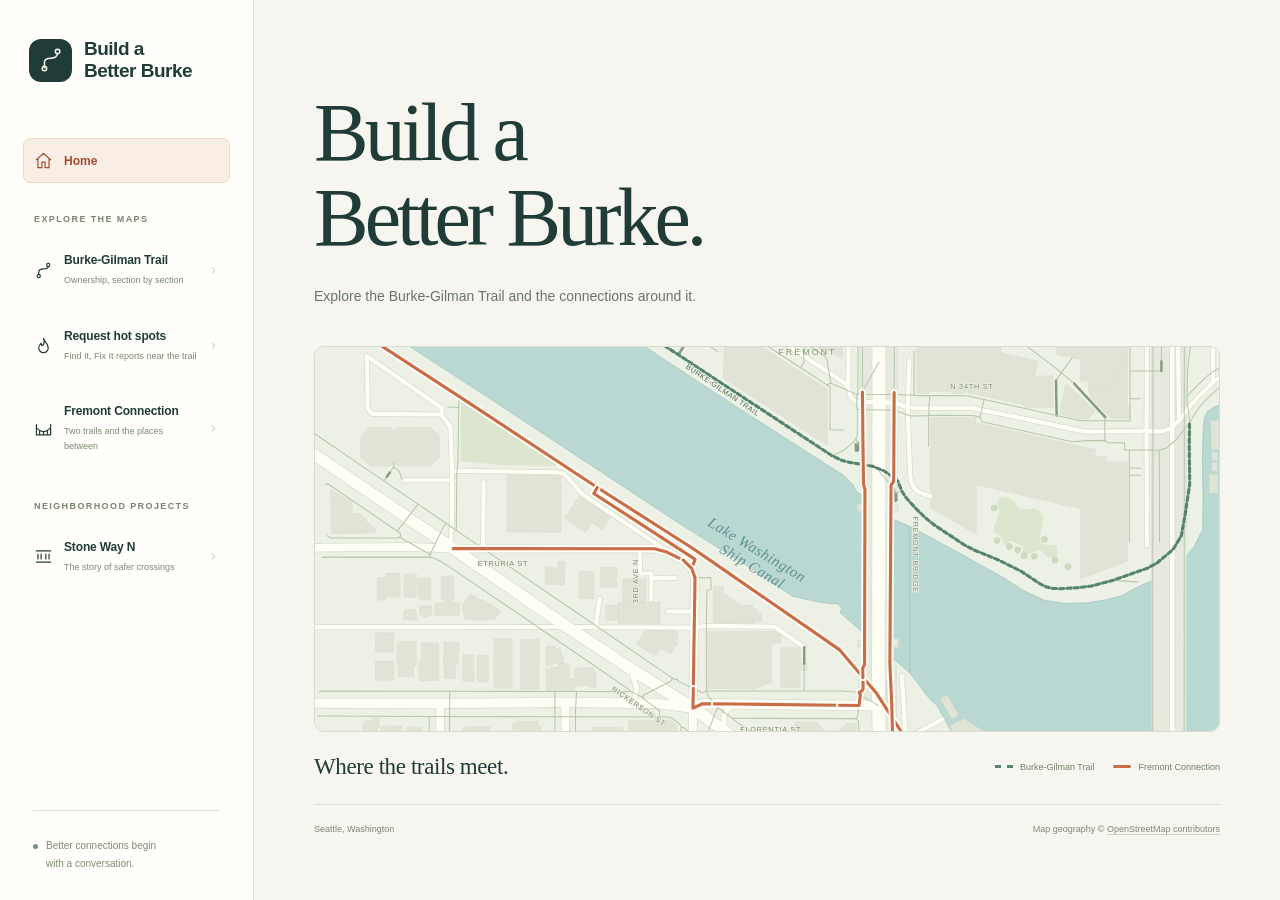
<file: index.html>
<!doctype html>
<html lang="en">
<head>
  <meta charset="utf-8">
  <meta name="viewport" content="width=device-width, initial-scale=1">
  <meta name="theme-color" content="#f6f5ef">
  <meta name="description" content="Build a Better Burke. Explore our trail maps and the story of safer crossings on Stone Way N.">
  <link rel="icon" href="data:image/svg+xml,%3Csvg xmlns='http://www.w3.org/2000/svg' viewBox='0 0 32 32'%3E%3Crect width='32' height='32' rx='8' fill='%23203c37'/%3E%3Cpath d='M9 24V18Q9 14 16 14T23 9' stroke='%23f6f5ef' fill='none' stroke-width='2'/%3E%3Ccircle cx='9' cy='24' r='2' fill='%23f6f5ef'/%3E%3Ccircle cx='23' cy='8' r='2' fill='%23f6f5ef'/%3E%3C/svg%3E">
  <link rel="stylesheet" href="./assets/site.css">
  <title>Build a Better Burke</title>
</head>
<body class="bbb-home">
  <a class="bbb-skip-link" href="#main-content">Skip to content</a>
  <div class="bbb-home-layout">
    <aside class="bbb-sidebar">
      <a class="bbb-brand" href="./index.html" aria-label="Build a Better Burke home">
        <span class="bbb-brand-mark" aria-hidden="true"><svg viewBox="0 0 32 32"><path d="M9 25v-7q0-4 7-4t7-6"/><circle cx="9" cy="25" r="2.4"/><circle cx="23" cy="7" r="2.4"/></svg></span>
        <span>Build a<br> Better Burke</span>
      </a>
      <nav class="bbb-home-nav" aria-label="Main navigation">
        <a class="bbb-nav-link bbb-home-link" href="./index.html" aria-current="page"><svg class="bbb-icon" viewBox="0 0 24 24" aria-hidden="true"><path d="M3 11l9-8 9 8M5 10v11h5v-7h4v7h5V10"/></svg><span>Home</span></a>
        <p class="bbb-nav-heading">EXPLORE THE MAPS</p>
        <a class="bbb-nav-link" href="./burke-gilman/index.html"><svg class="bbb-icon" viewBox="0 0 24 24" aria-hidden="true"><circle cx="6" cy="19" r="2"/><circle cx="18" cy="5" r="2"/><path d="M6 17v-3q0-4 6-4t6-3"/></svg><span><strong>Burke-Gilman Trail</strong><small>Ownership, section by section</small></span><svg class="bbb-icon bbb-nav-arrow" viewBox="0 0 24 24" aria-hidden="true"><path d="M9 6l6 6-6 6"/></svg></a>
        <a class="bbb-nav-link" href="./burke-gilman/hotspots.html"><svg class="bbb-icon" viewBox="0 0 24 24" aria-hidden="true"><path d="M12 3c1 5 6 6 6 12a6 6 0 0 1-12 0c0-3 2-5 3-6 0 3 2 3 2 3s3-3 1-9Z"/></svg><span><strong>Request hot spots</strong><small>Find It, Fix It reports near the trail</small></span><svg class="bbb-icon bbb-nav-arrow" viewBox="0 0 24 24" aria-hidden="true"><path d="M9 6l6 6-6 6"/></svg></a>
        <a class="bbb-nav-link" href="./fremont-connection/index.html"><svg class="bbb-icon" viewBox="0 0 24 24" aria-hidden="true"><path d="M3 20V7m18 13V7M3 11q9 10 18 0M3 20h18M7 19v-4m5 5v-3m5 2v-4"/></svg><span><strong>Fremont Connection</strong><small>Two trails and the places between</small></span><svg class="bbb-icon bbb-nav-arrow" viewBox="0 0 24 24" aria-hidden="true"><path d="M9 6l6 6-6 6"/></svg></a>
        <p class="bbb-nav-heading">NEIGHBORHOOD PROJECTS</p>
        <a class="bbb-nav-link" href="./stone-way/index.html"><svg class="bbb-icon" viewBox="0 0 24 24" aria-hidden="true"><path d="M3 5h18M3 19h18M5 9v6m4-6v6m6-6v6m4-6v6"/></svg><span><strong>Stone Way N</strong><small>The story of safer crossings</small></span><svg class="bbb-icon bbb-nav-arrow" viewBox="0 0 24 24" aria-hidden="true"><path d="M9 6l6 6-6 6"/></svg></a>
      </nav>
      <div class="bbb-sidebar-footer"><span class="bbb-status-dot"></span><p>Better connections begin<br>with a conversation.</p></div>
    </aside>
    <main class="bbb-home-main" id="main-content">
      <header class="bbb-home-intro">
        <h1>Build a<br>Better Burke.</h1>
        <p>Explore the Burke-Gilman Trail<br class="bbb-mobile-break"> and the connections around it.</p>
      </header>
      <figure class="bbb-trail-visual">
        <div class="bbb-map-art"><img src="./assets/fremont-trails.svg" alt="Map of the Fremont Bridge and Ship Canal, with the Burke-Gilman Trail along the north shore and the Fremont Connection route in orange." width="1740" height="920" fetchpriority="high"></div>
        <figcaption><span class="bbb-visual-title">Where the trails meet.</span><span class="bbb-visual-legend"><span><i class="bbb-trail-swatch"></i>Burke-Gilman Trail</span><span><i class="bbb-connection-swatch"></i>Fremont Connection</span></span></figcaption>
      </figure>
      <footer class="bbb-home-footer"><span>Seattle, Washington</span><span>Map geography © <a href="https://www.openstreetmap.org/copyright" target="_blank" rel="noopener noreferrer">OpenStreetMap contributors</a></span></footer>
    </main>
  </div>
</body>
</html>
</file>
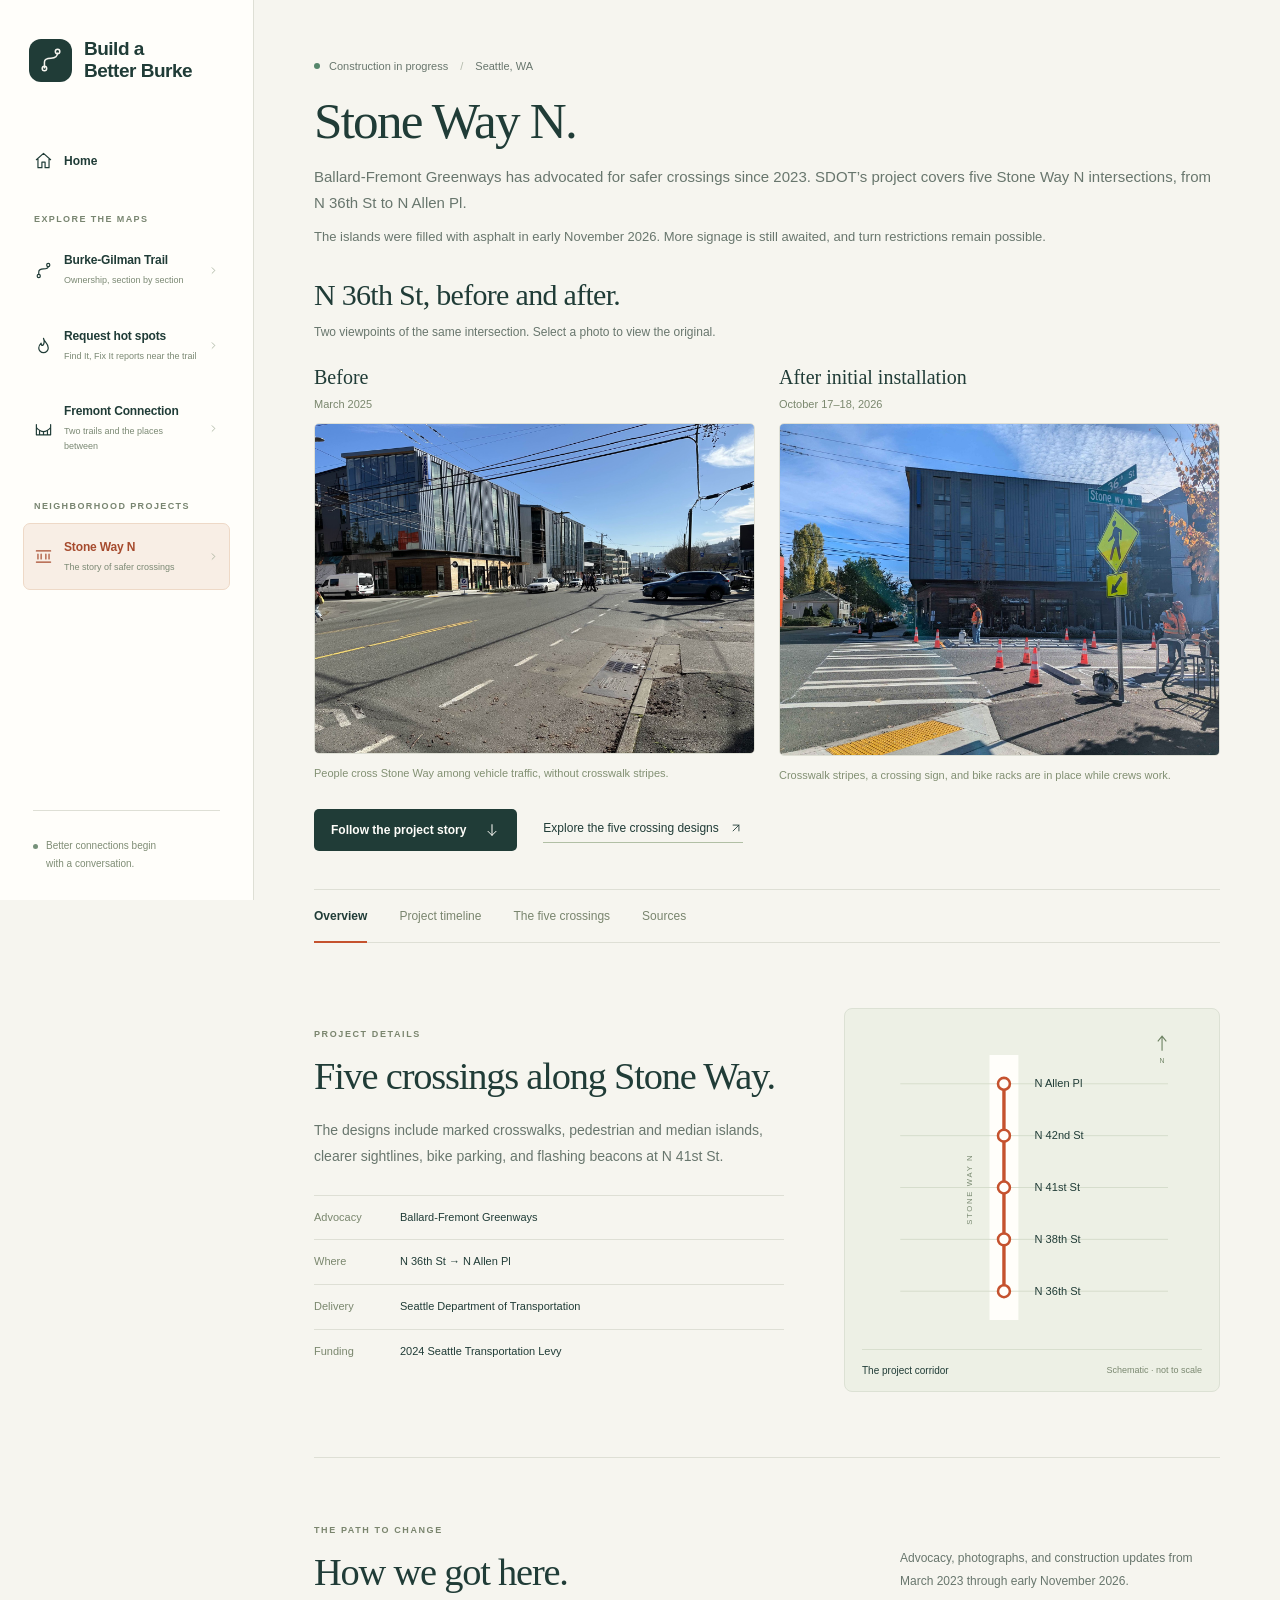
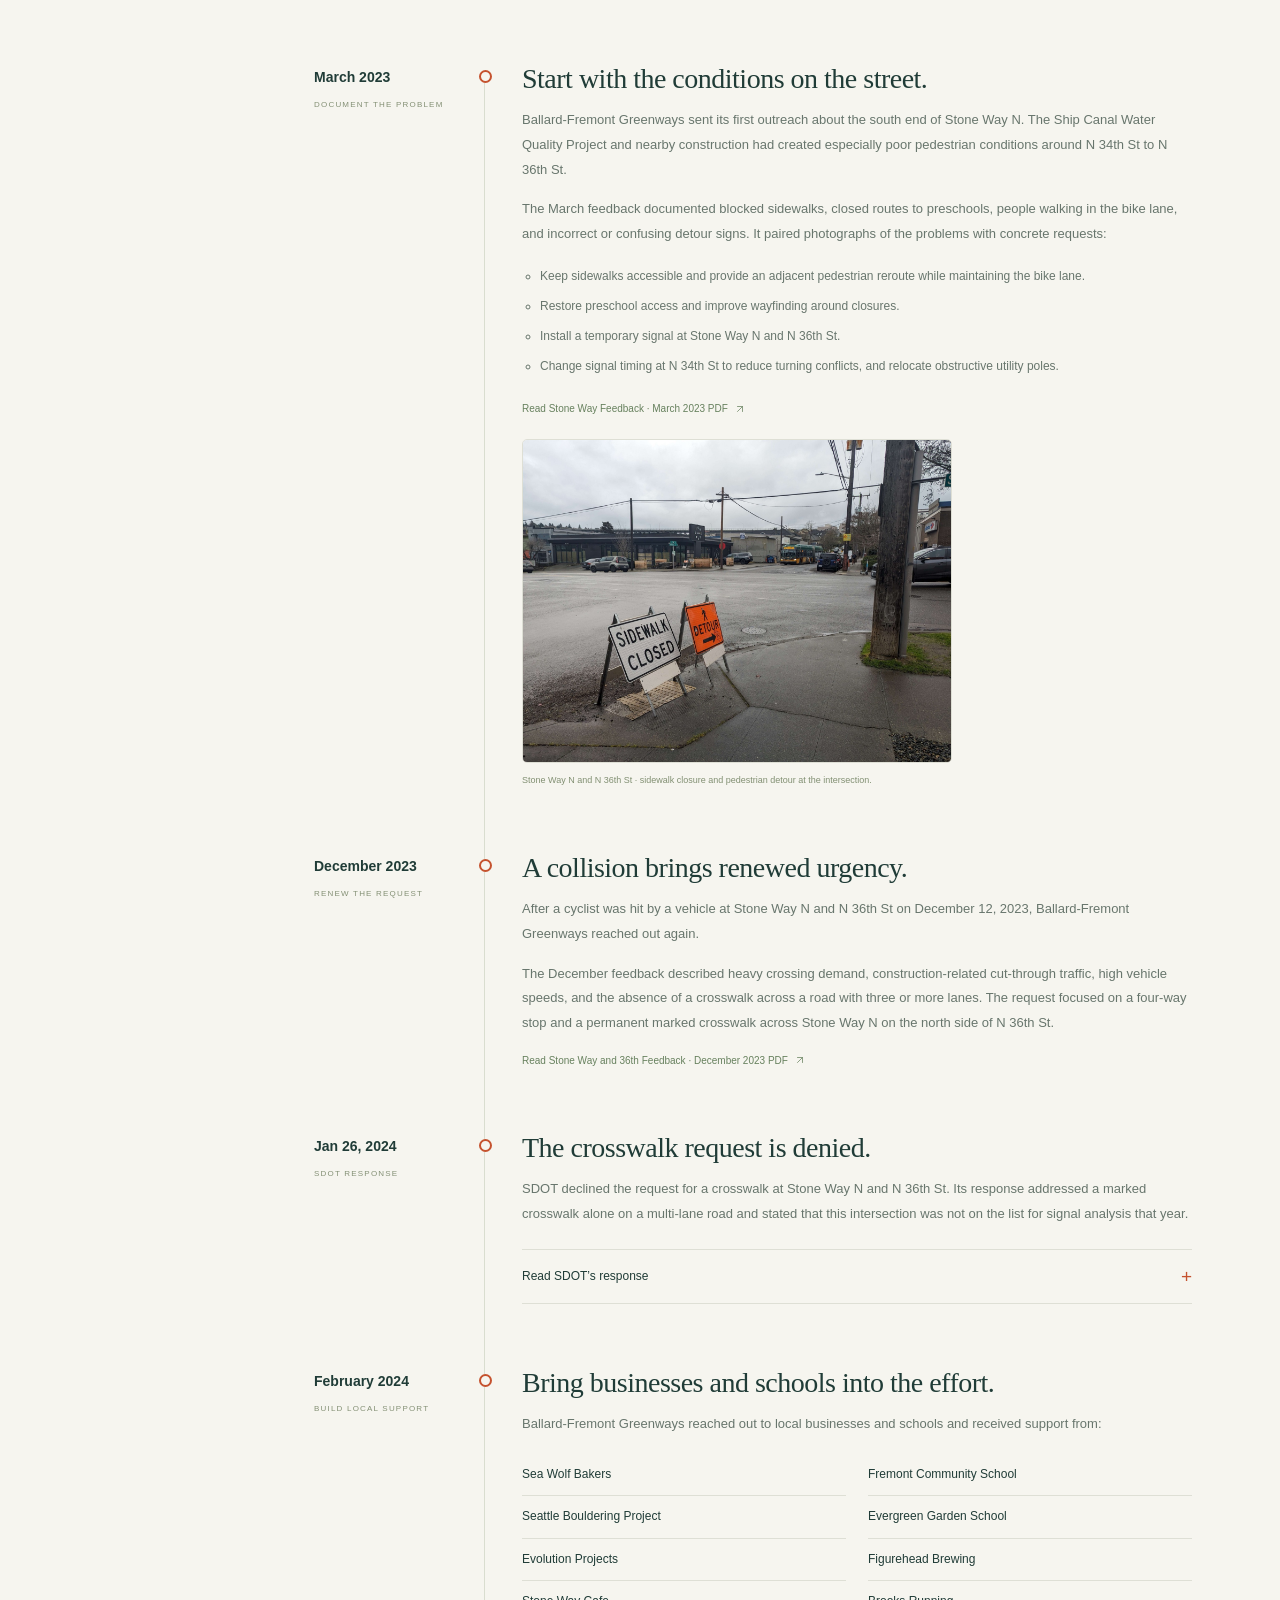
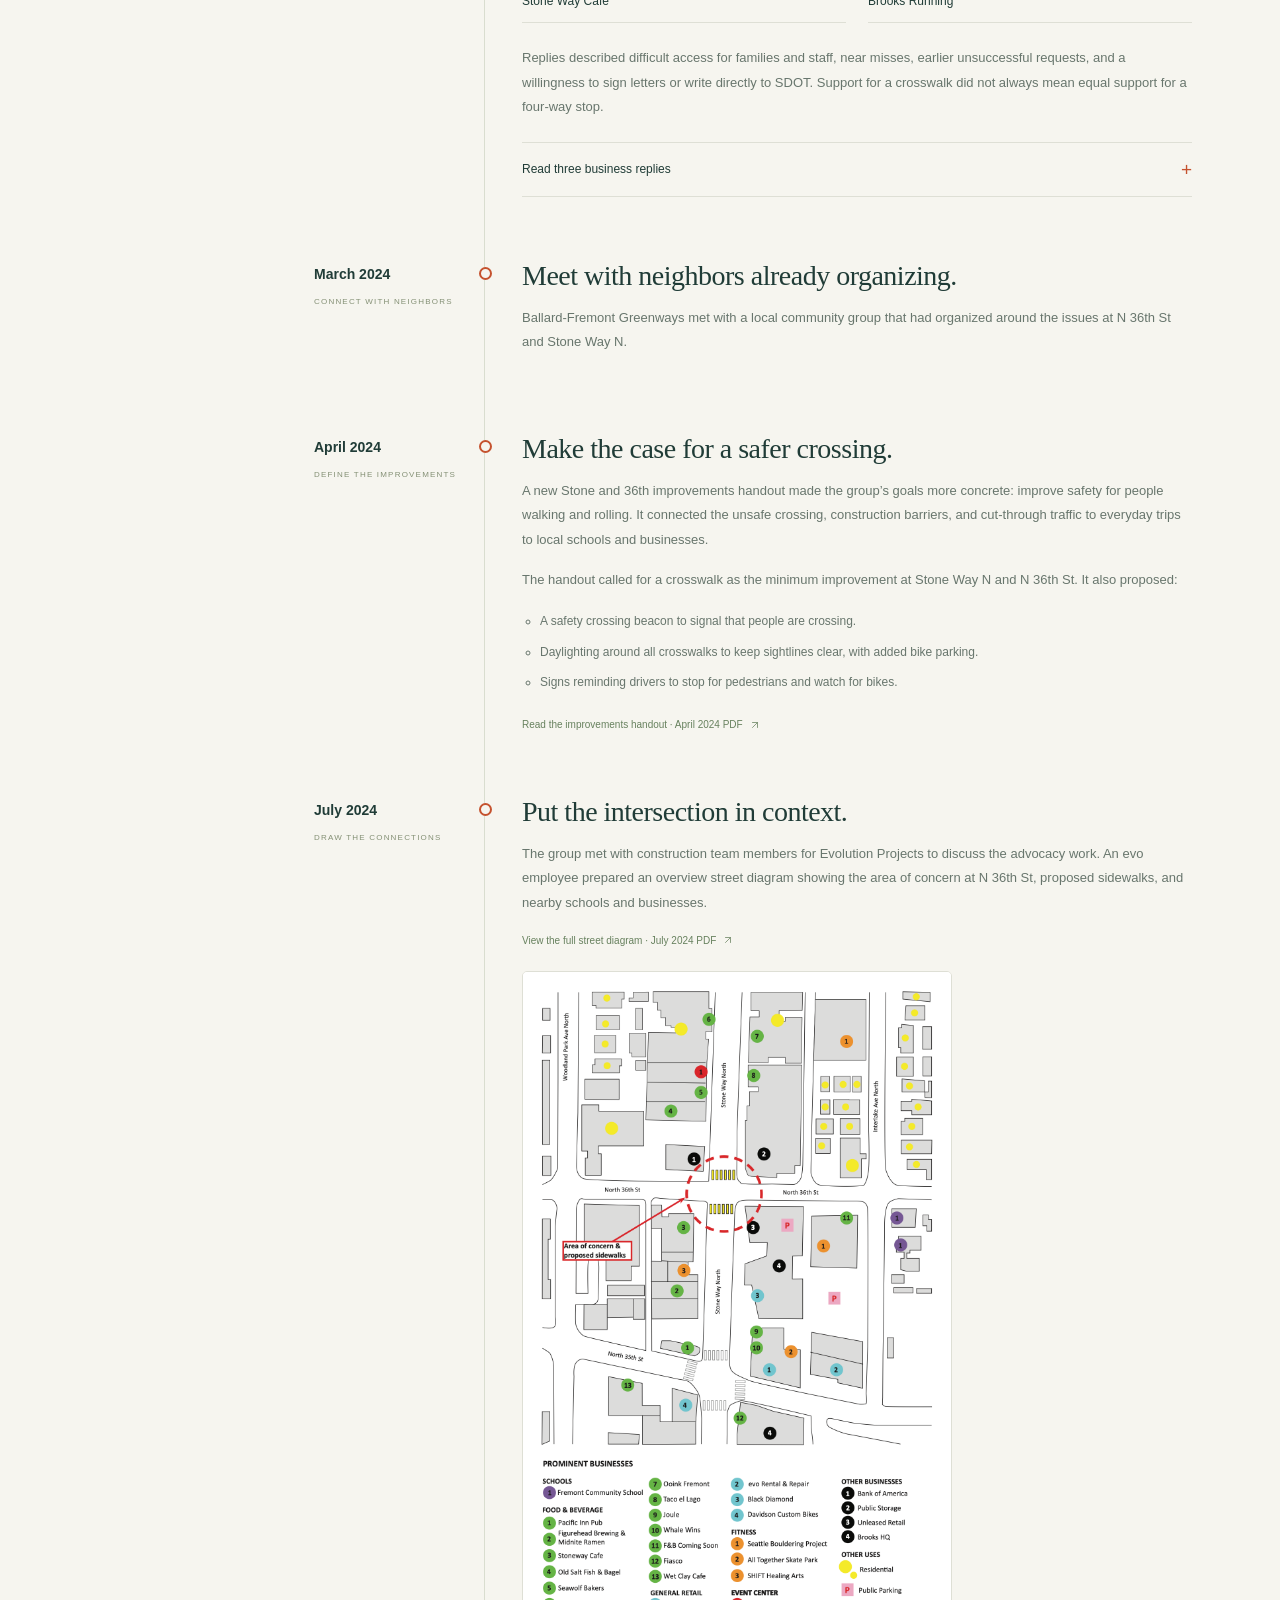
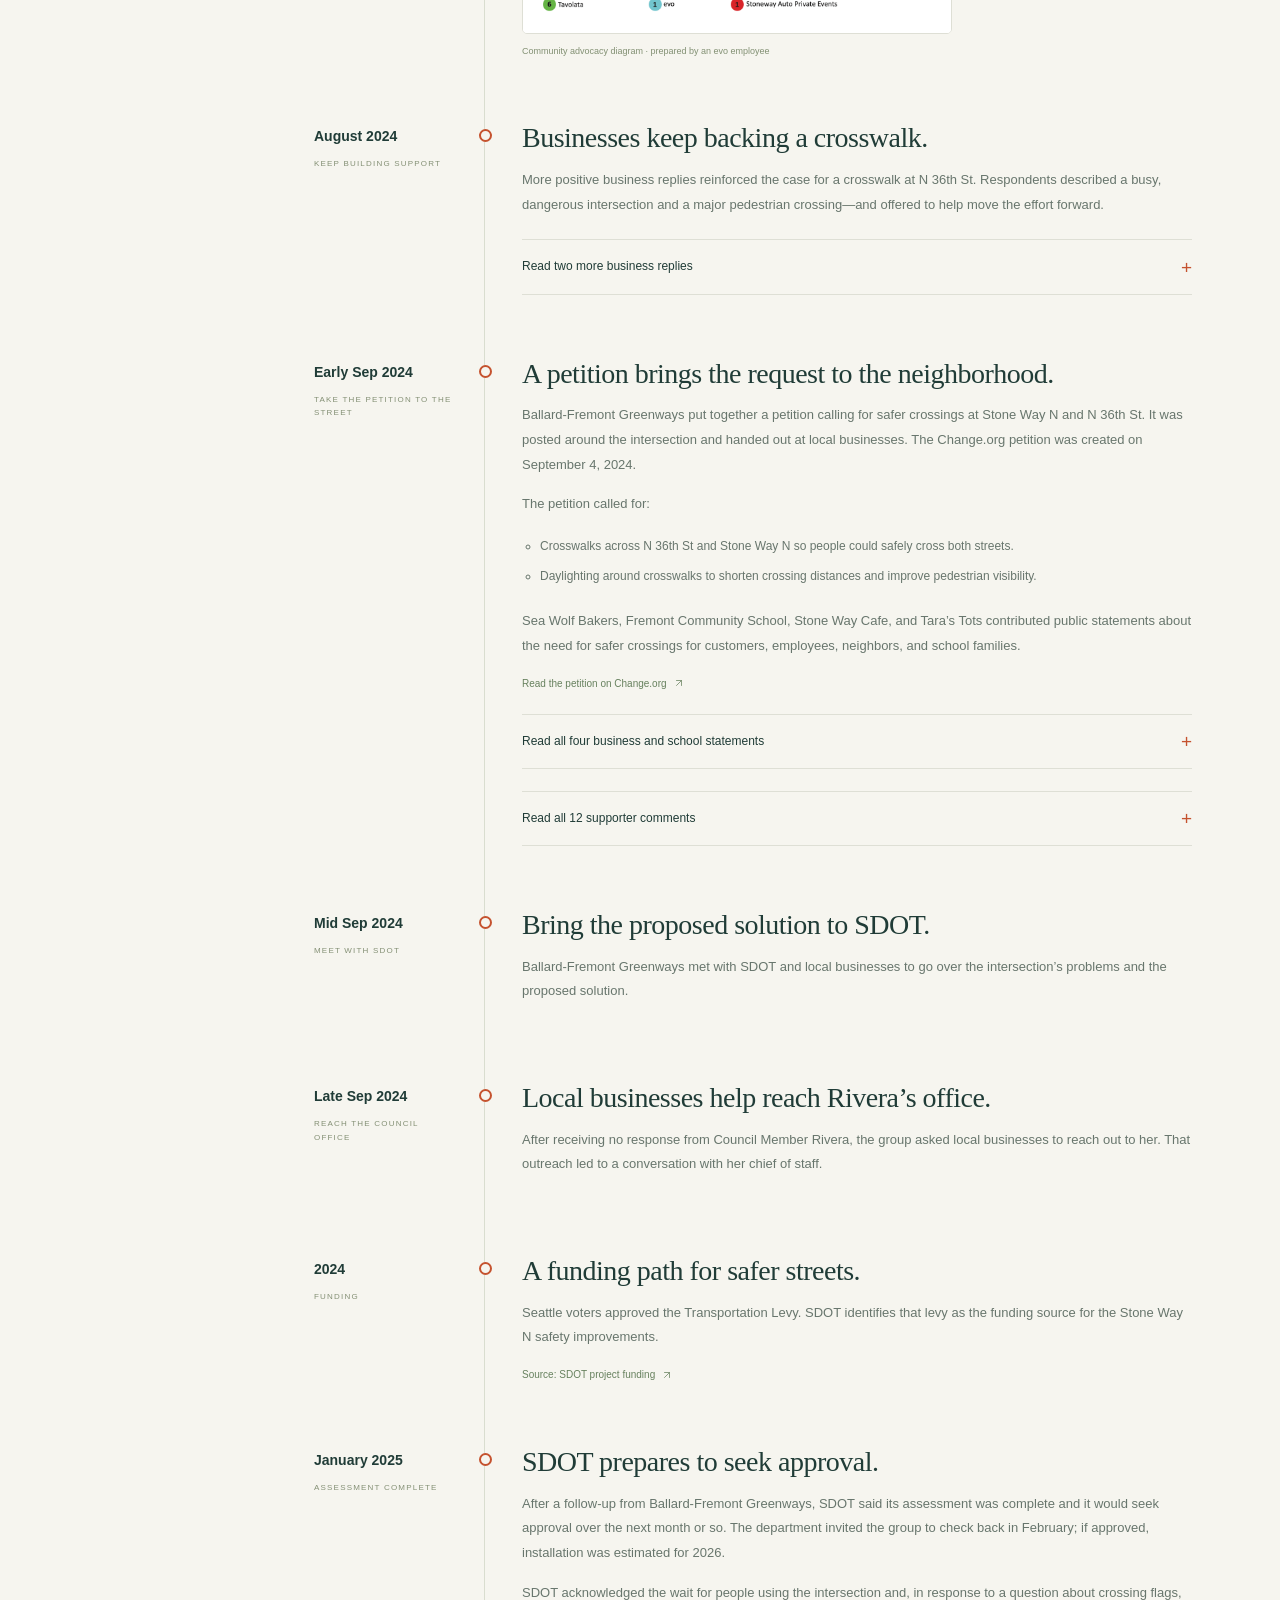
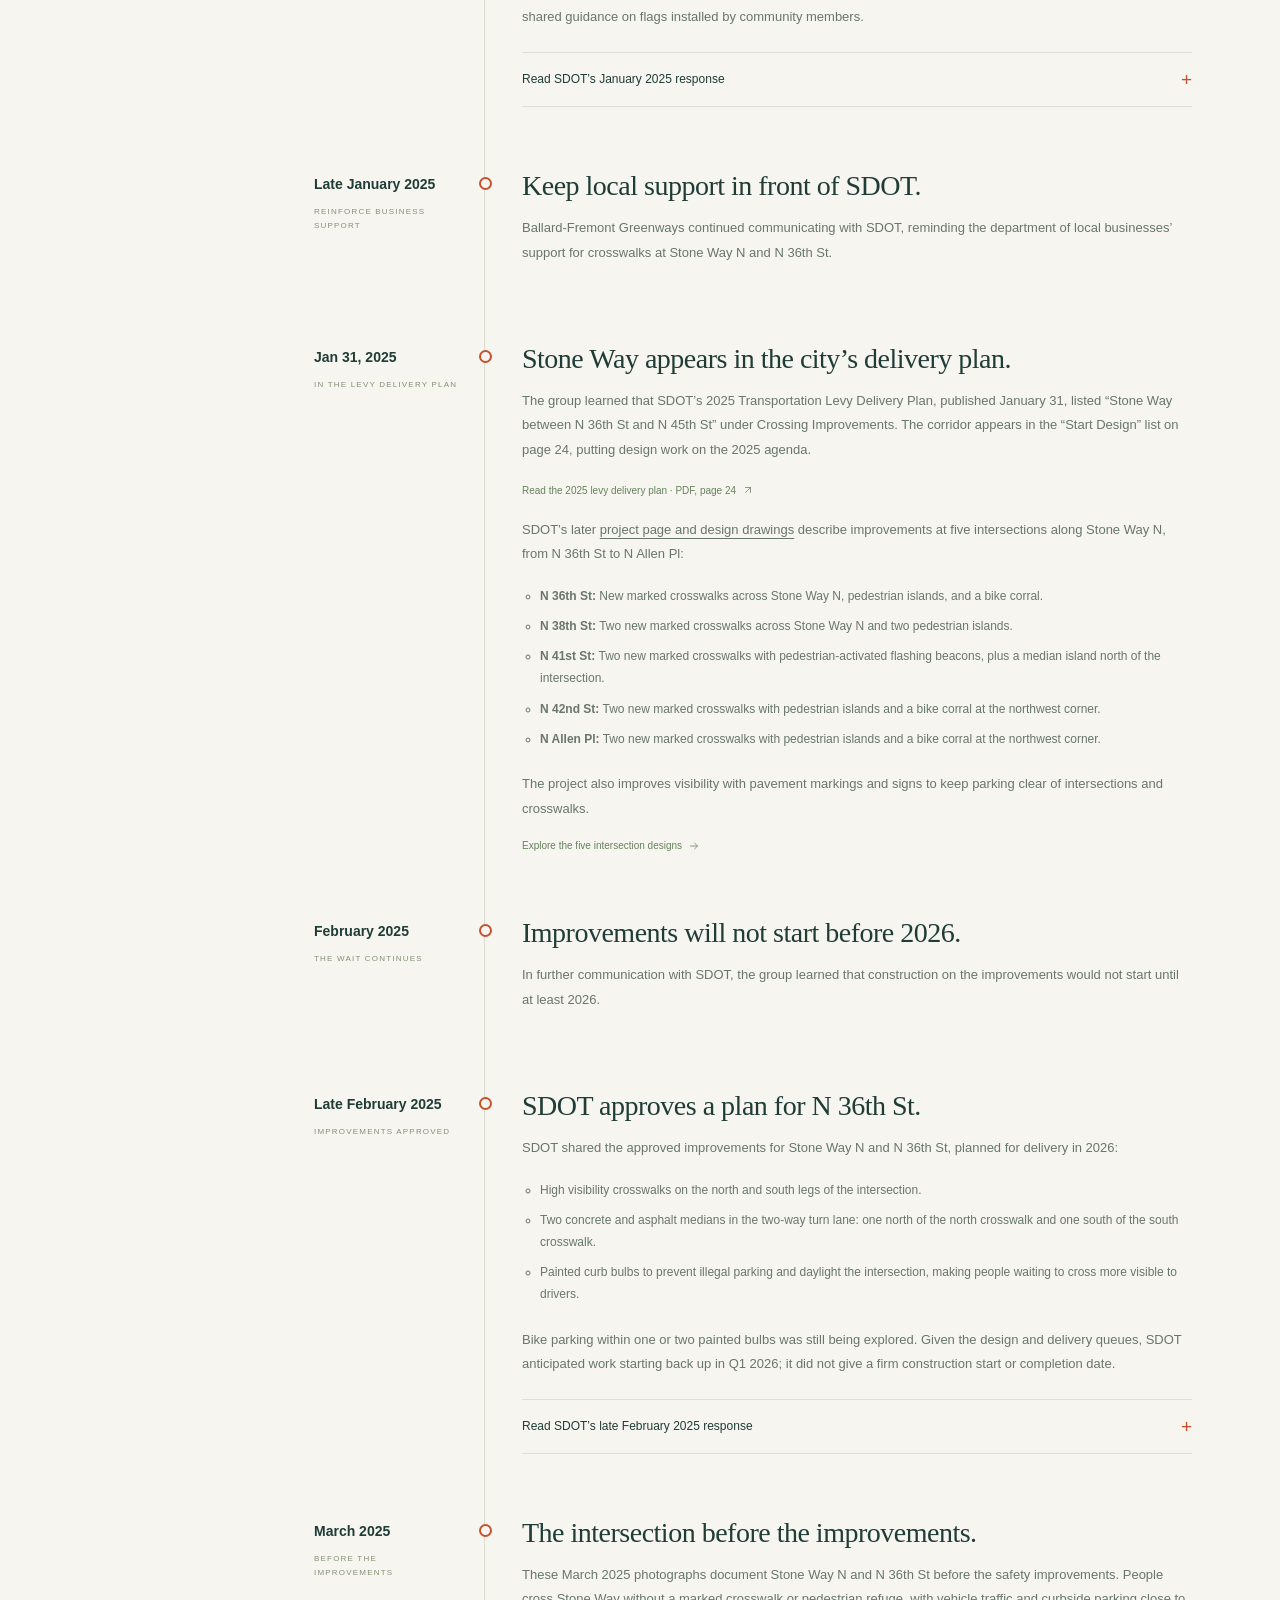
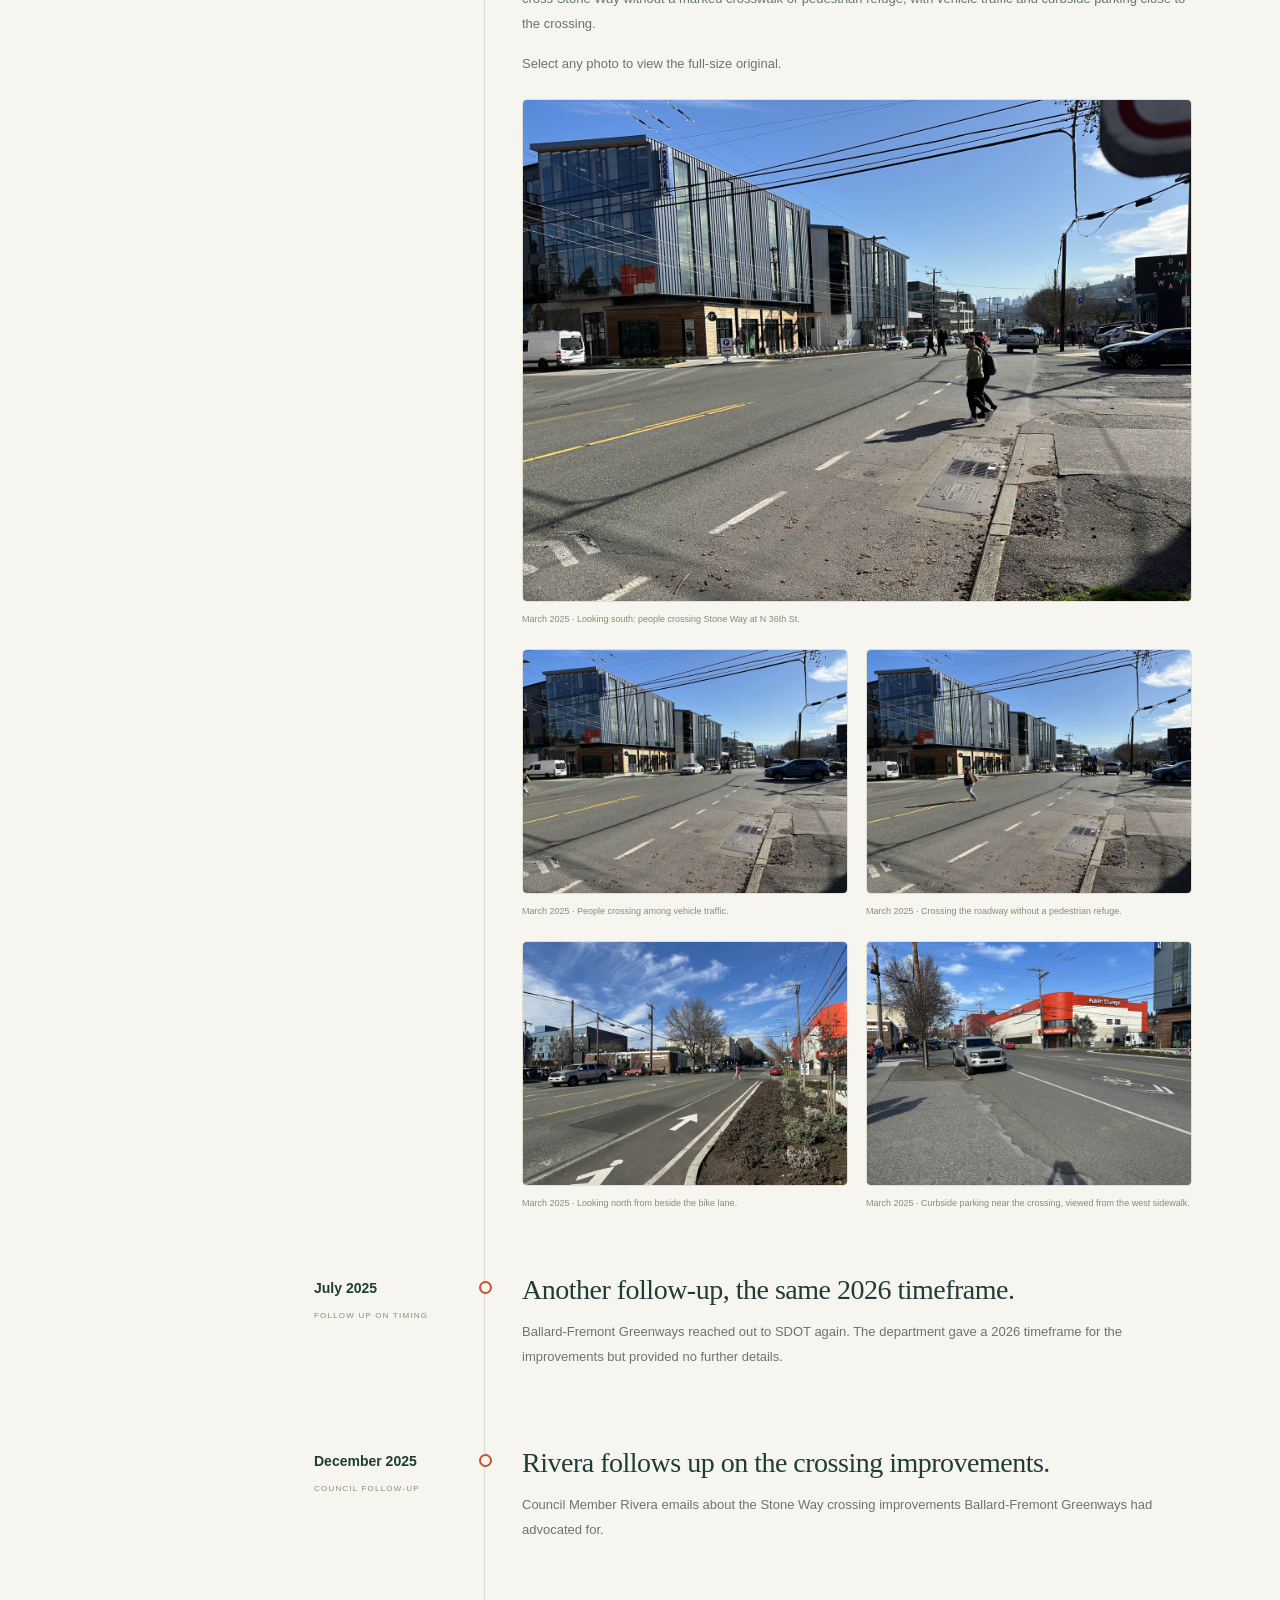
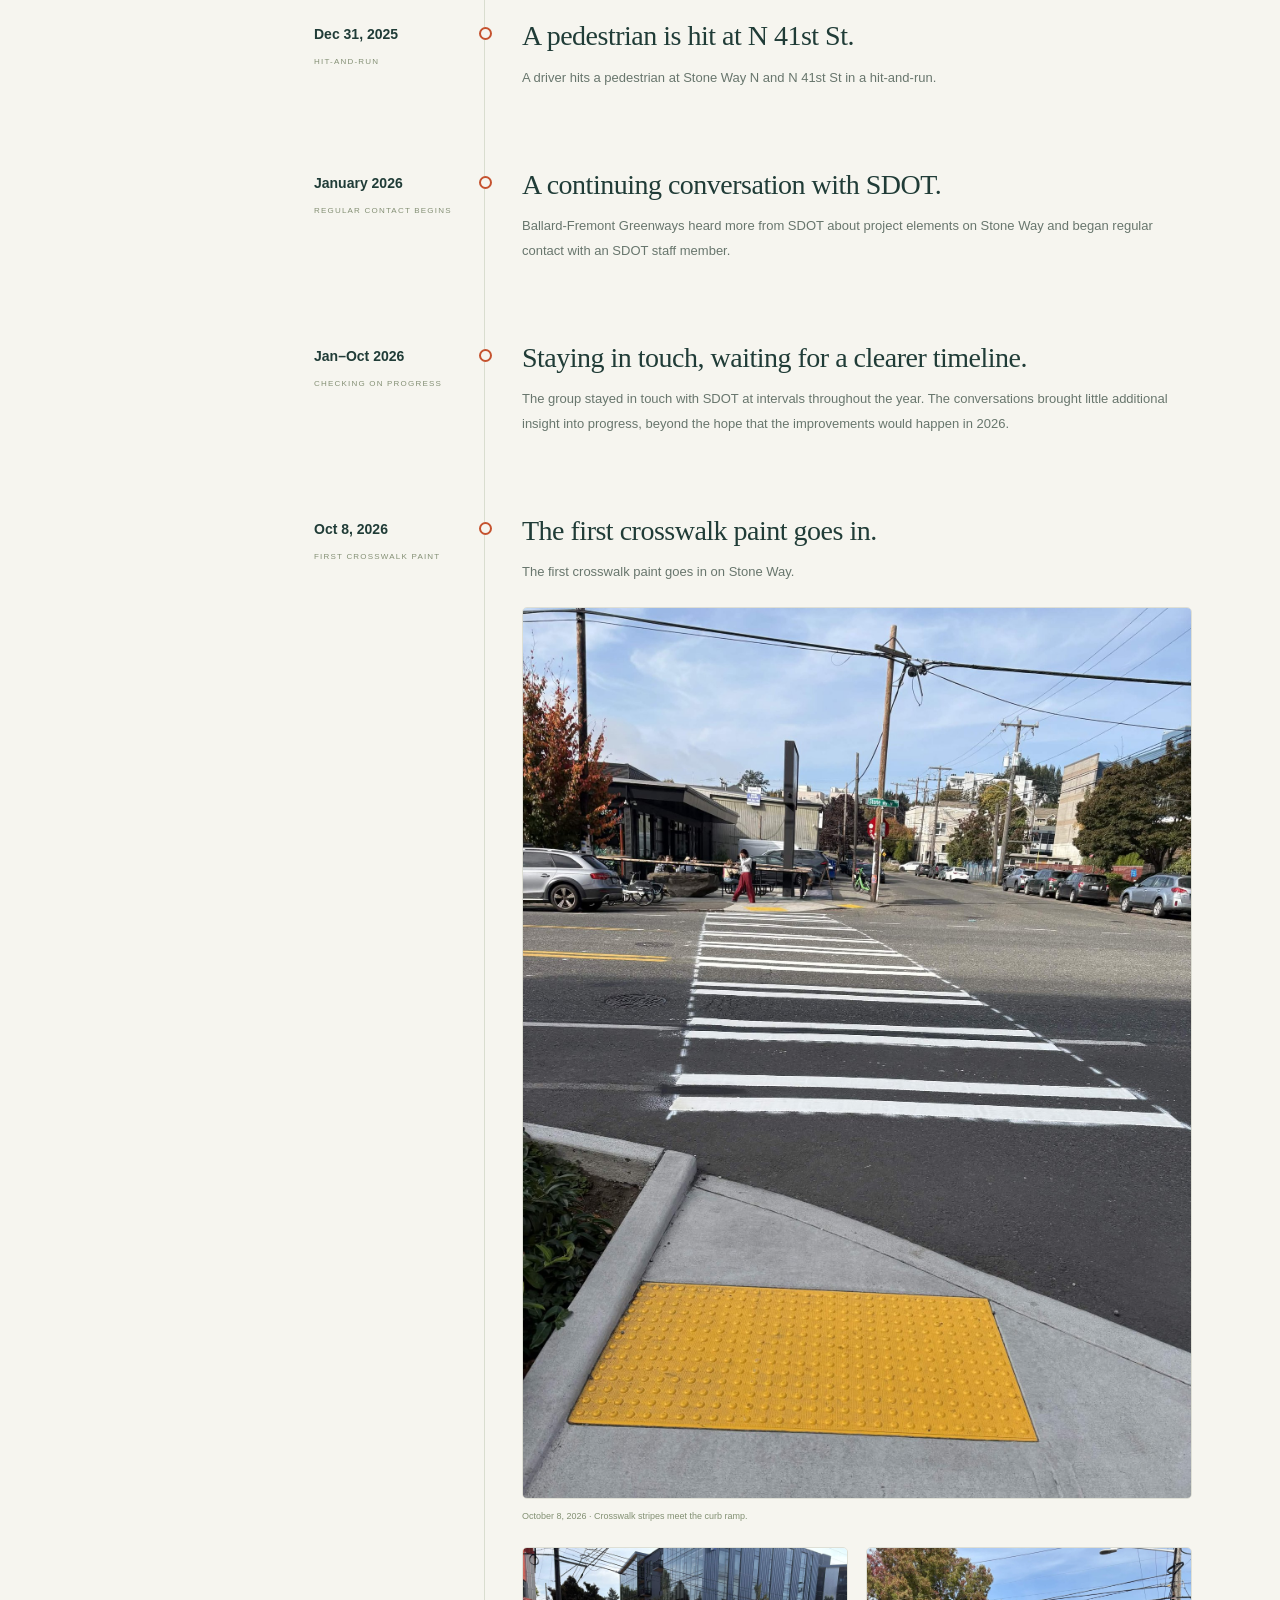
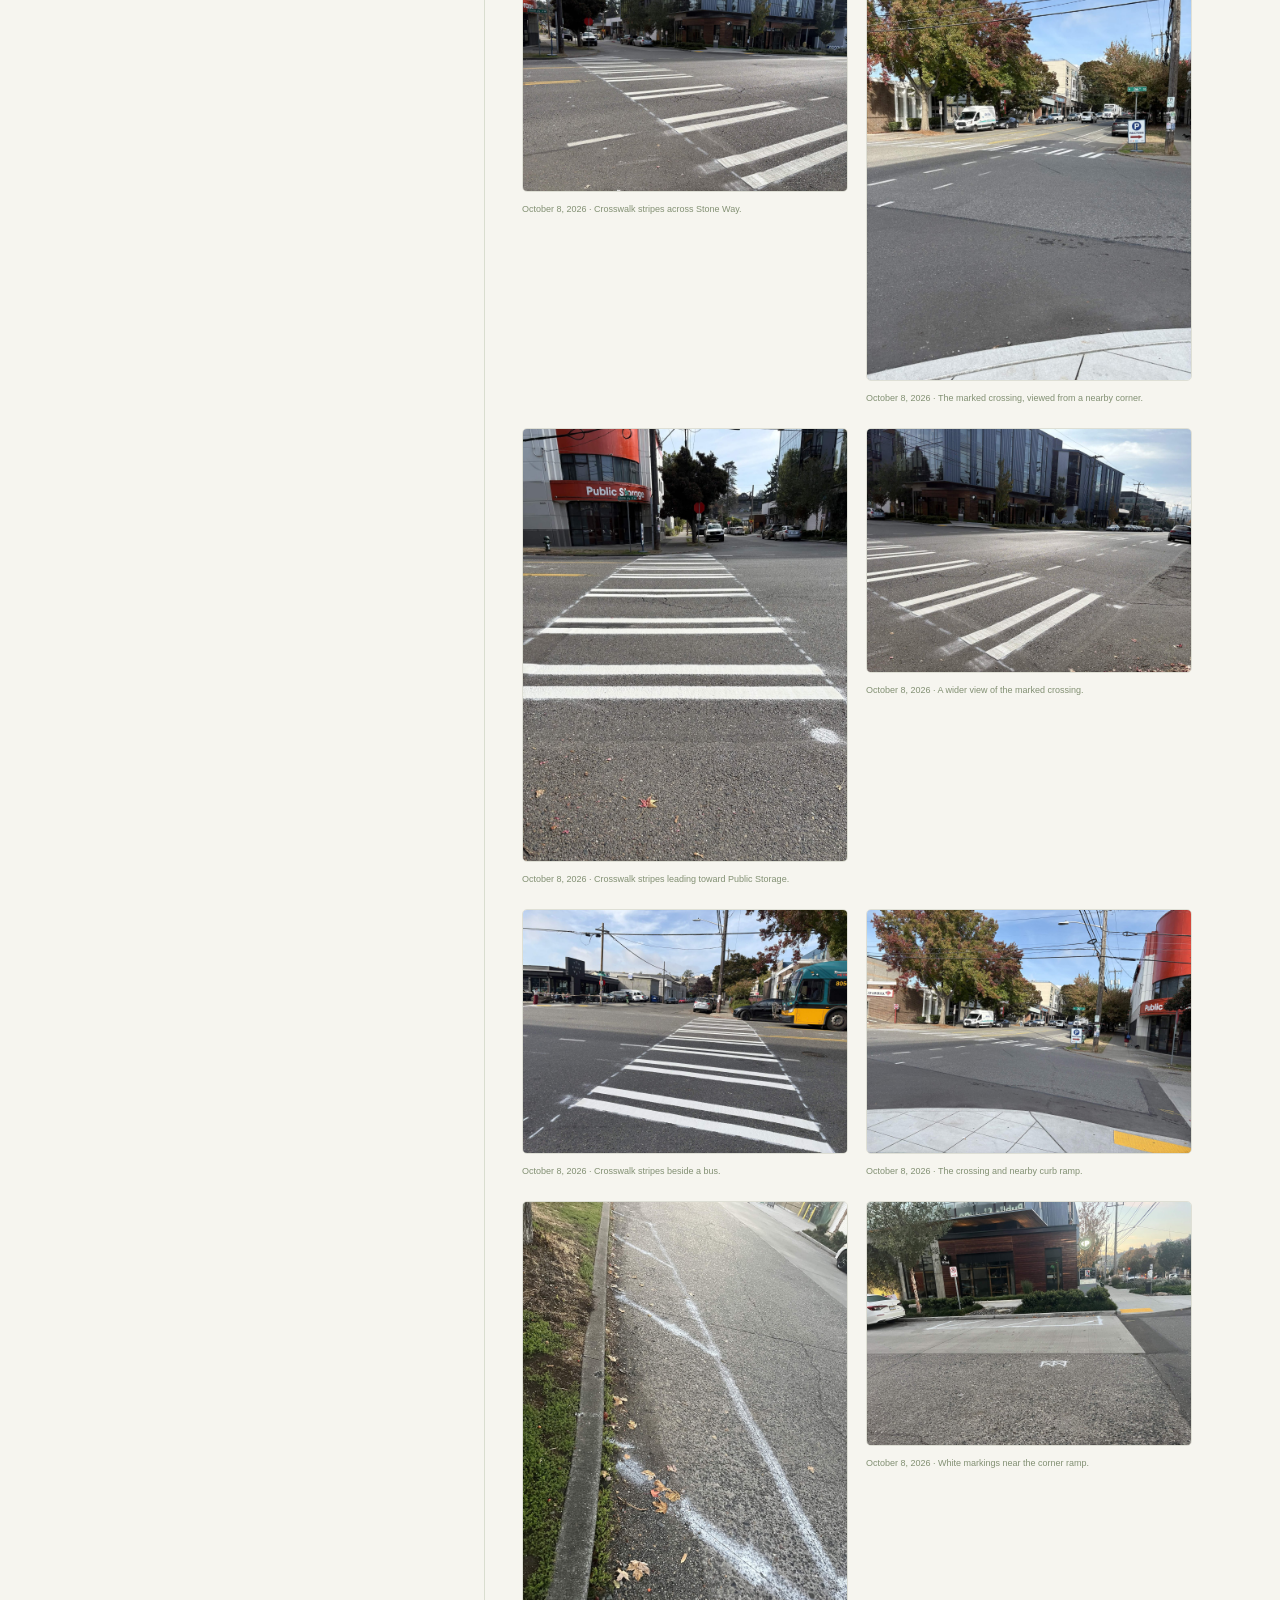
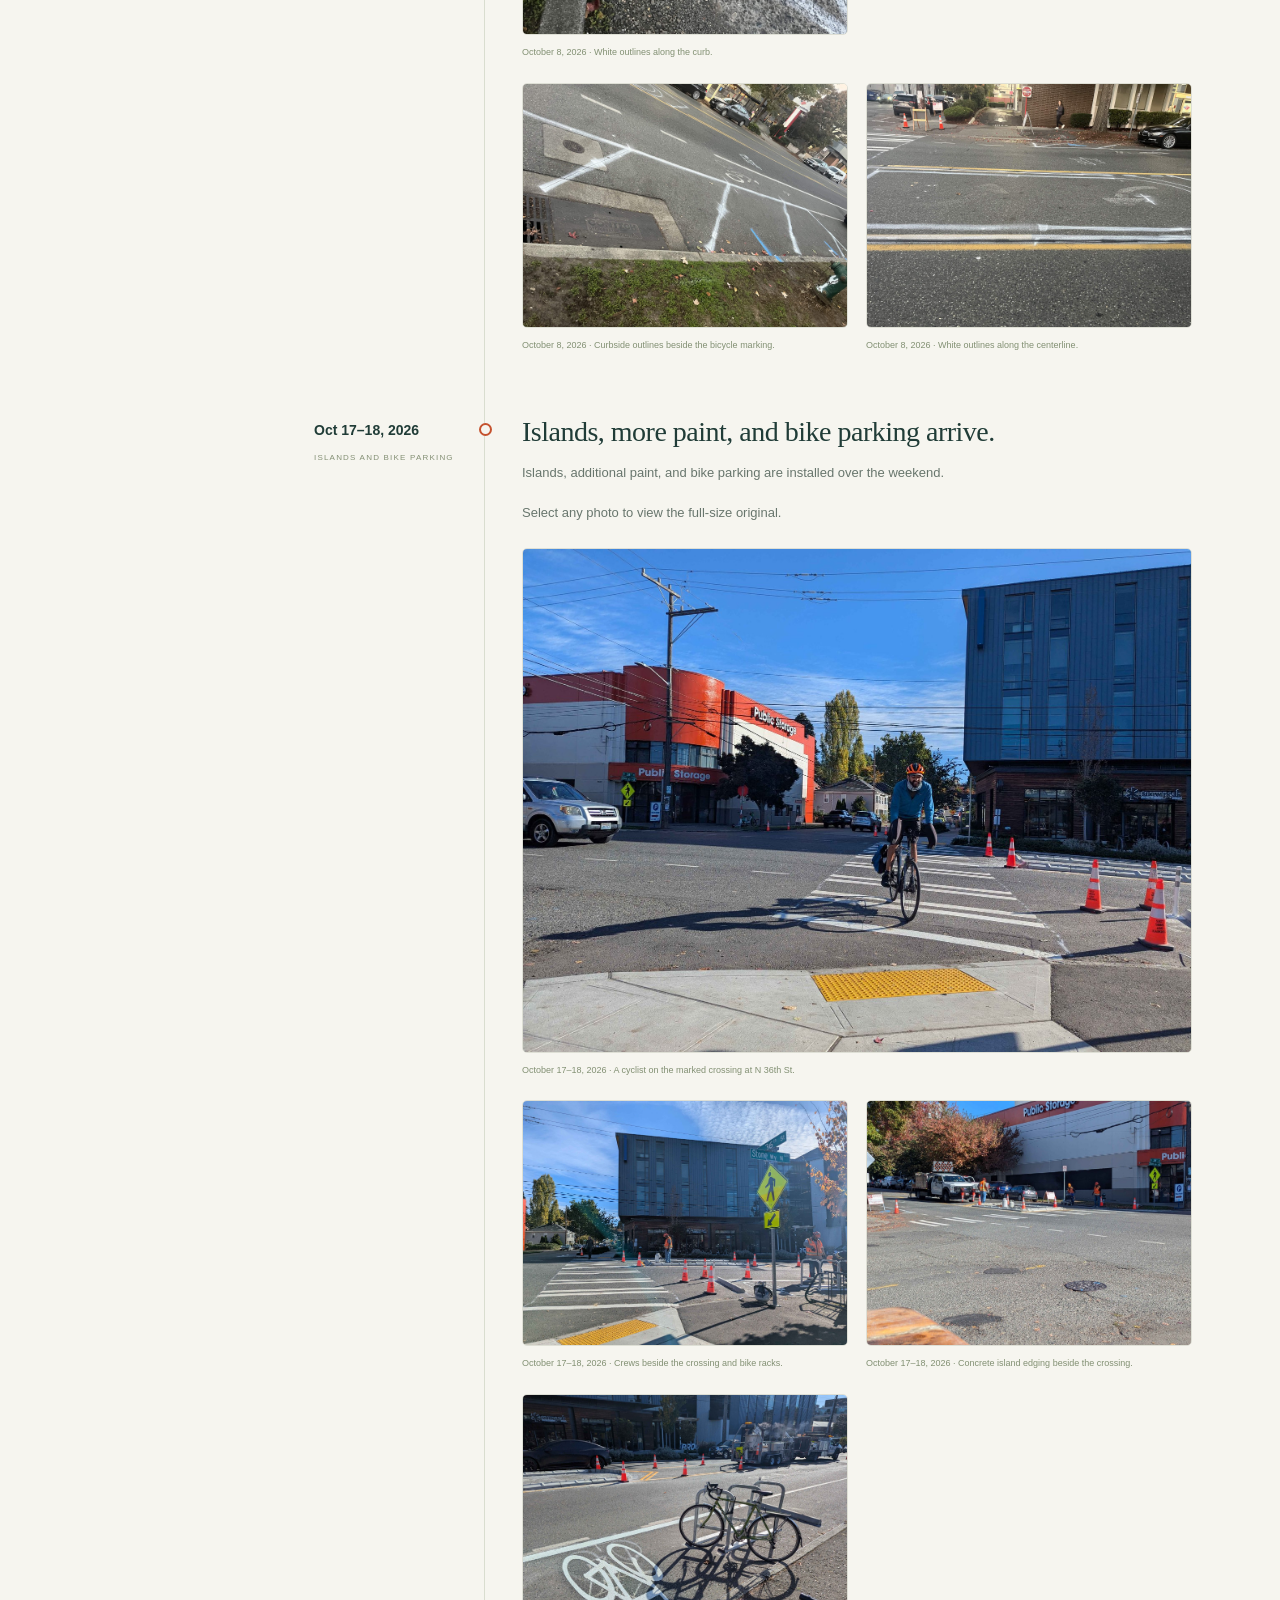
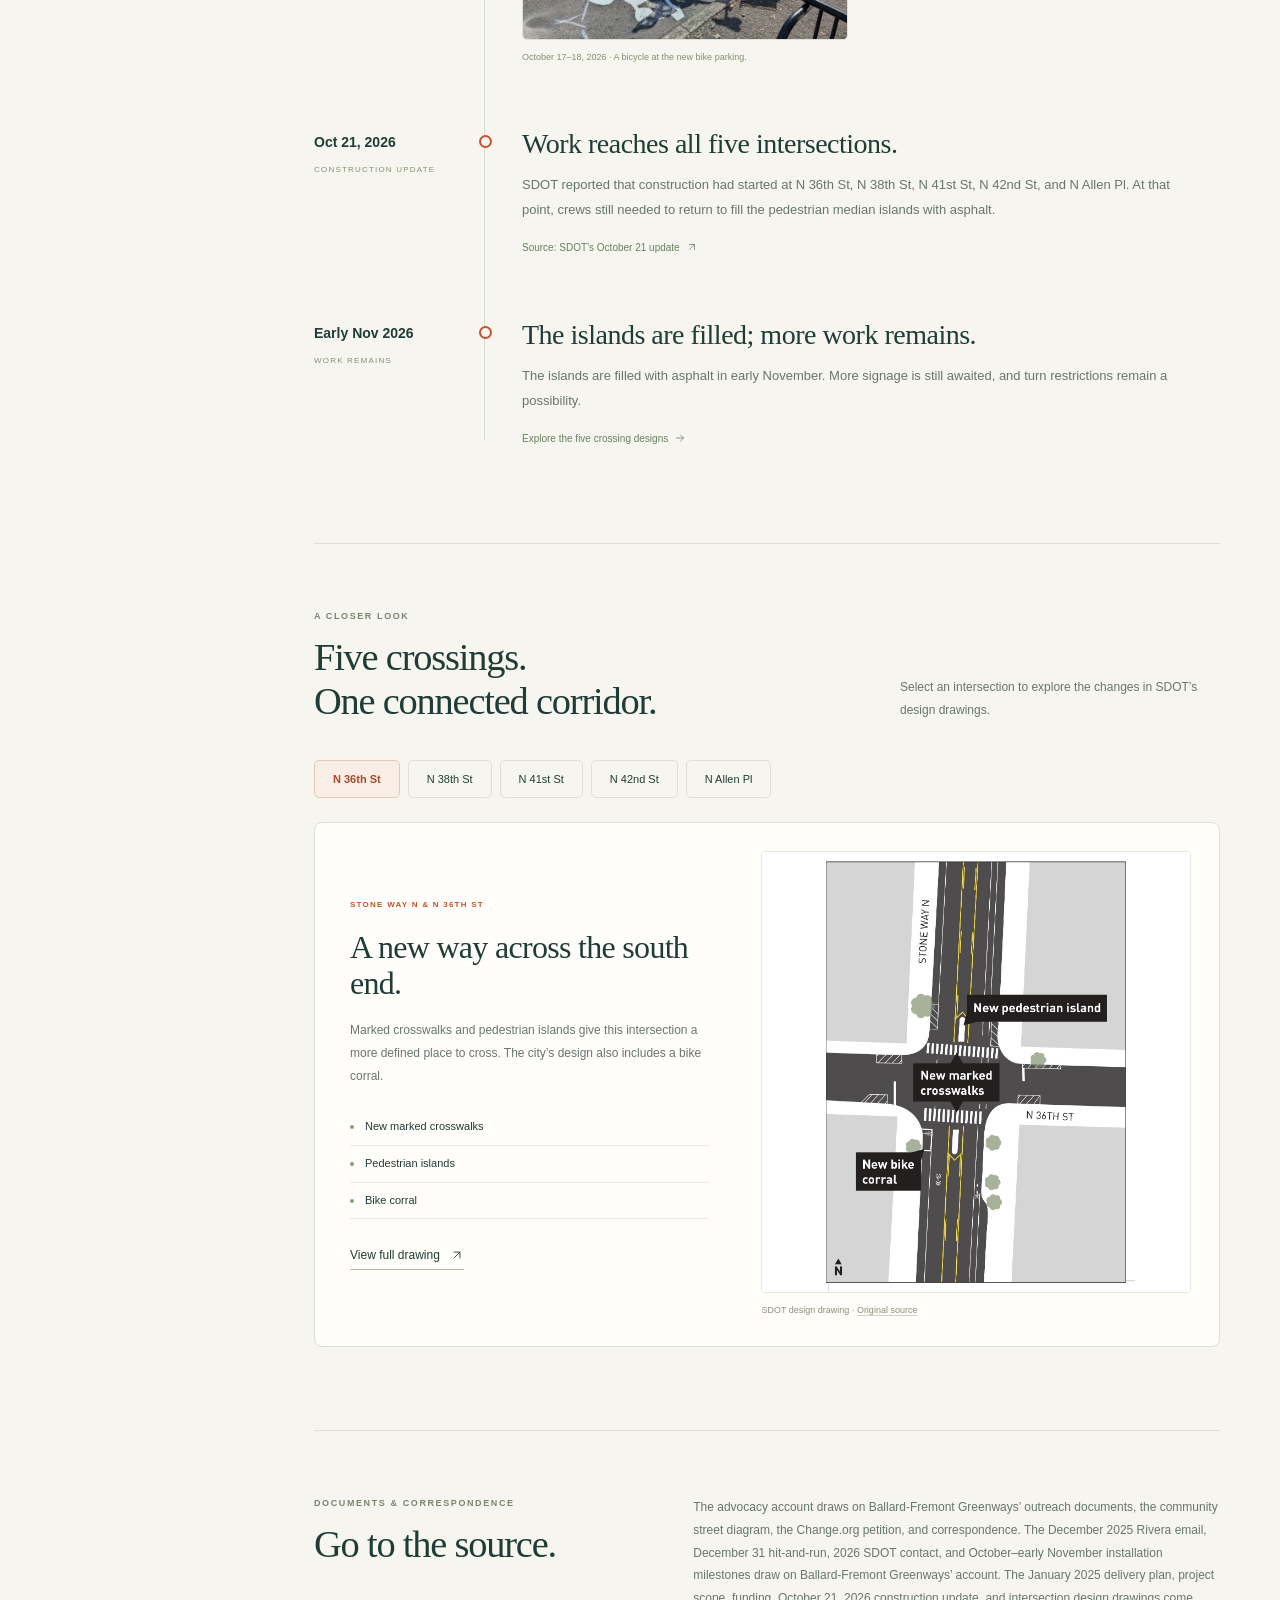
<file: stone-way/index.html>
<!doctype html>
<html lang="en">
<head>
  <meta charset="utf-8">
  <meta name="viewport" content="width=device-width, initial-scale=1">
  <meta name="theme-color" content="#f6f5ef">
  <meta name="description" content="Stone Way N: five crossing improvements between N 36th St and N Allen Pl. Explore the project story, timeline, and intersection designs.">
  <link rel="icon" href="data:image/svg+xml,%3Csvg xmlns='http://www.w3.org/2000/svg' viewBox='0 0 32 32'%3E%3Crect width='32' height='32' rx='8' fill='%23203c37'/%3E%3Cpath d='M9 24V18Q9 14 16 14T23 9' stroke='%23f6f5ef' fill='none' stroke-width='2'/%3E%3Ccircle cx='9' cy='24' r='2' fill='%23f6f5ef'/%3E%3Ccircle cx='23' cy='8' r='2' fill='%23f6f5ef'/%3E%3C/svg%3E">
  <link rel="stylesheet" href="../assets/site.css">
  <link rel="stylesheet" href="./stone-way.css">
  <script src="./stone-way.js" defer></script>
  <title>Stone Way N — Build a Better Burke</title>
</head>
<body class="bbb-home sw-page">
  <a class="bbb-skip-link" href="#main-content">Skip to content</a>
  <div class="bbb-home-layout">
    <aside class="bbb-sidebar">
      <a class="bbb-brand" href="../index.html" aria-label="Build a Better Burke home">
        <span class="bbb-brand-mark" aria-hidden="true"><svg viewBox="0 0 32 32"><path d="M9 25v-7q0-4 7-4t7-6"/><circle cx="9" cy="25" r="2.4"/><circle cx="23" cy="7" r="2.4"/></svg></span>
        <span>Build a<br> Better Burke</span>
      </a>
      <nav class="bbb-home-nav" aria-label="Main navigation">
        <a class="bbb-nav-link bbb-home-link" href="../index.html"><svg class="bbb-icon" viewBox="0 0 24 24" aria-hidden="true"><path d="M3 11l9-8 9 8M5 10v11h5v-7h4v7h5V10"/></svg><span>Home</span></a>
        <p class="bbb-nav-heading">EXPLORE THE MAPS</p>
        <a class="bbb-nav-link" href="../burke-gilman/index.html"><svg class="bbb-icon" viewBox="0 0 24 24" aria-hidden="true"><circle cx="6" cy="19" r="2"/><circle cx="18" cy="5" r="2"/><path d="M6 17v-3q0-4 6-4t6-3"/></svg><span><strong>Burke-Gilman Trail</strong><small>Ownership, section by section</small></span><svg class="bbb-icon bbb-nav-arrow" viewBox="0 0 24 24" aria-hidden="true"><path d="M9 6l6 6-6 6"/></svg></a>
        <a class="bbb-nav-link" href="../burke-gilman/hotspots.html"><svg class="bbb-icon" viewBox="0 0 24 24" aria-hidden="true"><path d="M12 3c1 5 6 6 6 12a6 6 0 0 1-12 0c0-3 2-5 3-6 0 3 2 3 2 3s3-3 1-9Z"/></svg><span><strong>Request hot spots</strong><small>Find It, Fix It reports near the trail</small></span><svg class="bbb-icon bbb-nav-arrow" viewBox="0 0 24 24" aria-hidden="true"><path d="M9 6l6 6-6 6"/></svg></a>
        <a class="bbb-nav-link" href="../fremont-connection/index.html"><svg class="bbb-icon" viewBox="0 0 24 24" aria-hidden="true"><path d="M3 20V7m18 13V7M3 11q9 10 18 0M3 20h18M7 19v-4m5 5v-3m5 2v-4"/></svg><span><strong>Fremont Connection</strong><small>Two trails and the places between</small></span><svg class="bbb-icon bbb-nav-arrow" viewBox="0 0 24 24" aria-hidden="true"><path d="M9 6l6 6-6 6"/></svg></a>
        <p class="bbb-nav-heading">NEIGHBORHOOD PROJECTS</p>
        <a class="bbb-nav-link" href="./index.html" aria-current="page"><svg class="bbb-icon" viewBox="0 0 24 24" aria-hidden="true"><path d="M3 5h18M3 19h18M5 9v6m4-6v6m6-6v6m4-6v6"/></svg><span><strong>Stone Way N</strong><small>The story of safer crossings</small></span><svg class="bbb-icon bbb-nav-arrow" viewBox="0 0 24 24" aria-hidden="true"><path d="M9 6l6 6-6 6"/></svg></a>
      </nav>
      <div class="bbb-sidebar-footer"><span class="bbb-status-dot"></span><p>Better connections begin<br>with a conversation.</p></div>
    </aside>
    <main class="sw-main" id="main-content">
      <header class="sw-hero" id="overview">
        <div class="sw-hero-copy">
          <p class="sw-project-status"><span></span> Construction in progress <span class="sw-status-separator">/</span> Seattle, WA</p>
          <h1>Stone Way N.</h1>
          <p class="sw-lead">Ballard-Fremont Greenways has advocated for safer crossings since 2023. SDOT’s project covers five Stone Way N intersections, from N 36th St to N Allen Pl.</p>
          <p class="sw-summary-status">The islands were filled with asphalt in early November 2026. More signage is still awaited, and turn restrictions remain possible.</p>
        </div>
        <section class="sw-comparison" aria-labelledby="comparison-title">
          <div class="sw-comparison-heading"><h2 id="comparison-title">N 36th St, before and after.</h2><p>Two viewpoints of the same intersection. Select a photo to view the original.</p></div>
          <div class="sw-comparison-grid">
            <div class="sw-comparison-panel">
              <div class="sw-comparison-label"><h3>Before</h3><time datetime="2025-03">March 2025</time></div>
              <figure class="sw-timeline-document sw-comparison-photo"><a href="../assets/stone-way/stoneway3.jpg" target="_blank" rel="noopener" aria-label="View full before photo: N 36th St in March 2025"><img src="../assets/stone-way/stoneway3-preview.jpg" alt="People cross the unmarked roadway at Stone Way N and N 36th St near a white car and a blue SUV, with the Brooks building across the street." width="1600" height="1200" fetchpriority="high"></a><figcaption>People cross Stone Way among vehicle traffic, without crosswalk stripes.</figcaption></figure>
            </div>
            <div class="sw-comparison-panel">
              <div class="sw-comparison-label"><h3>After initial installation</h3><span><time datetime="2026-10-17">October 17</time>–<time datetime="2026-10-18">18, 2026</time></span></div>
              <figure class="sw-timeline-document sw-comparison-photo"><a href="../assets/stone-way/stoneway23.jpg" target="_blank" rel="noopener" aria-label="View full after initial installation photo: N 36th St in October 2026"><img src="../assets/stone-way/stoneway23-preview.jpg" alt="Workers stand beside the striped crosswalk and bike racks at Stone Way N and N 36th St, with orange cones and a pedestrian crossing sign near the curb ramp." width="1600" height="1205"></a><figcaption>Crosswalk stripes, a crossing sign, and bike racks are in place while crews work.</figcaption></figure>
            </div>
          </div>
        </section>
        <div class="sw-summary-actions"><a class="sw-button" href="#timeline">Follow the project story <svg class="bbb-icon" viewBox="0 0 24 24" aria-hidden="true"><path d="M12 4v16m-6-6 6 6 6-6"/></svg></a><a class="sw-text-link" href="#crossings">Explore the five crossing designs <svg class="bbb-icon" viewBox="0 0 24 24" aria-hidden="true"><path d="M7 17L17 7M7 7h10v10"/></svg></a></div>
      </header>
      <nav class="sw-page-nav" aria-label="On this page"><a href="#overview" aria-current="location">Overview</a><a href="#timeline">Project timeline</a><a href="#crossings">The five crossings</a><a href="#sources">Sources</a></nav>
      <section class="sw-overview sw-section" aria-labelledby="overview-title">
        <div class="sw-overview-copy"><span class="sw-section-label">PROJECT DETAILS</span><h2 id="overview-title">Five crossings along Stone Way.</h2><p>The designs include marked crosswalks, pedestrian and median islands, clearer sightlines, bike parking, and flashing beacons at N 41st St.</p><dl class="sw-facts"><div><dt>Advocacy</dt><dd>Ballard-Fremont Greenways</dd></div><div><dt>Where</dt><dd>N 36th St → N Allen Pl</dd></div><div><dt>Delivery</dt><dd>Seattle Department of Transportation</dd></div><div><dt>Funding</dt><dd>2024 Seattle Transportation Levy</dd></div></dl></div>
        <figure class="sw-corridor"><svg viewBox="0 0 400 380" role="img" aria-labelledby="corridor-title corridor-description"><title id="corridor-title">Five crossings on Stone Way N</title><desc id="corridor-description">From north to south: N Allen Pl, N 42nd St, N 41st St, N 38th St, and N 36th St. Schematic, not to scale.</desc><path class="sw-corridor-base" d="M167 34V346"/><path class="sw-corridor-line" d="M167 68V312"/><g class="sw-corridor-stop"><path class="sw-cross-street" d="M45 68H360"/><circle cx="167" cy="68" r="7"/><text x="203" y="72">N Allen Pl</text></g><g class="sw-corridor-stop"><path class="sw-cross-street" d="M45 129H360"/><circle cx="167" cy="129" r="7"/><text x="203" y="133">N 42nd St</text></g><g class="sw-corridor-stop"><path class="sw-cross-street" d="M45 190H360"/><circle cx="167" cy="190" r="7"/><text x="203" y="194">N 41st St</text></g><g class="sw-corridor-stop"><path class="sw-cross-street" d="M45 251H360"/><circle cx="167" cy="251" r="7"/><text x="203" y="255">N 38th St</text></g><g class="sw-corridor-stop"><path class="sw-cross-street" d="M45 312H360"/><circle cx="167" cy="312" r="7"/><text x="203" y="316">N 36th St</text></g><text class="sw-road-name" x="130" y="192" transform="rotate(-90 130 192)">STONE WAY N</text><path class="sw-north" d="M353 29V12m-5 6 5-6 5 6"/><text class="sw-north-label" x="353" y="43">N</text></svg><figcaption>The project corridor <span>Schematic · not to scale</span></figcaption></figure>
      </section>
      <section class="sw-section sw-story" id="timeline" aria-labelledby="timeline-title">
        <div class="sw-story-intro"><div><span class="sw-section-label">THE PATH TO CHANGE</span><h2 id="timeline-title">How we got here.</h2></div><p>Advocacy, photographs, and construction updates from March 2023 through early November 2026.</p></div>
        <ol class="sw-timeline">
          <li class="sw-timeline-item" id="advocacy-march-2023">
            <div class="sw-timeline-date"><time datetime="2023-03">March 2023</time><span>DOCUMENT THE PROBLEM</span></div>
            <div class="sw-timeline-story"><h3>Start with the conditions on the street.</h3>
              <p>Ballard-Fremont Greenways sent its first outreach about the south end of Stone Way N. The Ship Canal Water Quality Project and nearby construction had created especially poor pedestrian conditions around N 34th St to N 36th St.</p>
              <p>The March feedback documented blocked sidewalks, closed routes to preschools, people walking in the bike lane, and incorrect or confusing detour signs. It paired photographs of the problems with concrete requests:</p>
              <ul class="sw-advocacy-asks"><li>Keep sidewalks accessible and provide an adjacent pedestrian reroute while maintaining the bike lane.</li><li>Restore preschool access and improve wayfinding around closures.</li><li>Install a temporary signal at Stone Way N and N 36th St.</li><li>Change signal timing at N 34th St to reduce turning conflicts, and relocate obstructive utility poles.</li></ul>
              <a class="sw-source-link" href="../assets/stone-way/stone-way-feedback-march-2023.pdf" target="_blank" rel="noopener">Read Stone Way Feedback · March 2023 PDF<svg class="bbb-icon" viewBox="0 0 24 24" aria-hidden="true"><path d="M7 17L17 7M7 7h10v10"/></svg></a>
              <figure class="sw-timeline-document"><a href="../assets/stone-way/stoneway1.jpg" target="_blank" rel="noopener" aria-label="View the full photo of conditions at Stone Way N and N 36th St"><img src="../assets/stone-way/stoneway1-preview.jpg" alt="Sidewalk closed and pedestrian detour signs block the curb ramp at Stone Way N and N 36th St, with Stone Way Cafe across the intersection." width="1600" height="1204" loading="lazy"></a><figcaption>Stone Way N and N 36th St · sidewalk closure and pedestrian detour at the intersection.</figcaption></figure>
            </div>
          </li>
          <li class="sw-timeline-item" id="advocacy-december-2023">
            <div class="sw-timeline-date"><time datetime="2023-12">December 2023</time><span>RENEW THE REQUEST</span></div>
            <div class="sw-timeline-story"><h3>A collision brings renewed urgency.</h3>
              <p>After a cyclist was hit by a vehicle at Stone Way N and N 36th St on <time datetime="2023-12-12">December 12, 2023</time>, Ballard-Fremont Greenways reached out again.</p>
              <p>The December feedback described heavy crossing demand, construction-related cut-through traffic, high vehicle speeds, and the absence of a crosswalk across a road with three or more lanes. The request focused on a four-way stop and a permanent marked crosswalk across Stone Way N on the north side of N 36th St.</p>
              <a class="sw-source-link" href="../assets/stone-way/stone-way-36th-feedback-december-2023.pdf" target="_blank" rel="noopener">Read Stone Way and 36th Feedback · December 2023 PDF<svg class="bbb-icon" viewBox="0 0 24 24" aria-hidden="true"><path d="M7 17L17 7M7 7h10v10"/></svg></a>
            </div>
          </li>
          <li class="sw-timeline-item" id="advocacy-january-2024">
            <div class="sw-timeline-date"><time datetime="2024-01-26">Jan 26, 2024</time><span>SDOT RESPONSE</span></div>
            <div class="sw-timeline-story"><h3>The crosswalk request is denied.</h3>
              <p>SDOT declined the request for a crosswalk at Stone Way N and N 36th St. Its response addressed a marked crosswalk alone on a multi-lane road and stated that this intersection was not on the list for signal analysis that year.</p>
              <details class="sw-correspondence"><summary>Read SDOT’s response</summary><div class="sw-correspondence-body"><figure class="sw-quote"><blockquote><p>SDOT generally finds that on multi-lane roads (three or more lanes), a marked crosswalk alone without an accompanying traffic signal will do little to improve driver compliance or pedestrian safety.</p><p>SDOTs Signals Division has performed a citywide, data-driven analysis of collision history and expected growth at both existing signals and unsignalized intersections. This analysis was used to produce a priority list for new signals. This Stone Way N and N 36th St is not currently on our list of intersections to be analyzed this year.</p></blockquote><figcaption>SDOT response · January 26, 2024</figcaption></figure></div></details>
            </div>
          </li>
          <li class="sw-timeline-item" id="advocacy-february-2024">
            <div class="sw-timeline-date"><time datetime="2024-02">February 2024</time><span>BUILD LOCAL SUPPORT</span></div>
            <div class="sw-timeline-story"><h3>Bring businesses and schools into the effort.</h3>
              <p>Ballard-Fremont Greenways reached out to local businesses and schools and received support from:</p>
              <ul class="sw-supporters" aria-label="Supporters of the February 2024 outreach"><li>Sea Wolf Bakers</li><li>Fremont Community School</li><li>Seattle Bouldering Project</li><li>Evergreen Garden School</li><li>Evolution Projects</li><li>Figurehead Brewing</li><li>Stone Way Cafe</li><li>Brooks Running</li></ul>
              <p>Replies described difficult access for families and staff, near misses, earlier unsuccessful requests, and a willingness to sign letters or write directly to SDOT. Support for a crosswalk did not always mean equal support for a four-way stop.</p>
              <details class="sw-correspondence"><summary>Read three business replies</summary><div class="sw-correspondence-body"><p class="sw-correspondence-note">Replies to the February outreach, shown without individual business attribution.</p><figure class="sw-quote"><blockquote><p>We would definitely sign off on the need for a four way stop and a permanent crosswalk here. Due to construction and more and more popular businesses on and around Stone Way, traffic is busier than it&#x27;s ever been. It would be helpful to our families and staff to have easier traffic flow.</p><p>I don&#x27;t think we would join a committee or anything, but we would be happy to sign letters or have our name be added to requests to the city to make this change. I could also write directly to SDOT supporting/echoing your recommendations. Please let us know how best to move forward with that.</p></blockquote><figcaption>Business reply 1 · February 2024</figcaption></figure>
<figure class="sw-quote"><blockquote><p>We would love to see a crosswalk at that location.  I agree completely about the danger of that intersection and actually requested a crosswalk years ago without any success.</p><p>I feel less strongly about the four-way stop--it seems as though a lot of the traffic at that point is related to the closure at 35th and rerouting of traffic to Woodland Park Ave.</p><p>Let me know if you need anything else from us, but I&#x27;d be happy to lend our name to a formal request.</p></blockquote><figcaption>Business reply 2 · February 2024</figcaption></figure>
<figure class="sw-quote"><blockquote><p>Thank you for reaching out to us. In fact, we are part of a larger community group which has been in contact with the city regarding serious concerns we have about the impact of the construction projects on our community. We have also had near misses of cars hitting children, teachers, and residents. Many cars are sideswiped and damaged with no contact information. We have sent videos to the city and some of our recommendations have already been implemented - but not enough.</p><p>This evening, I am actually meeting with a small core of community members so that we can organize a much larger campaign to get the city&#x27;s attention on the dangerous environment the traffic and parking restrictions have created.</p><p>The 36th and Stone Way intersection is extremely dangerous for pedestrians, cyclists, and vehicles and needs immediate attention.</p><p>Please see my comments below and I am happy to follow up with you once we expand the group to include local businesses.</p></blockquote><figcaption>Business reply 3 · February 2024</figcaption></figure></div></details>
            </div>
          </li>
          <li class="sw-timeline-item" id="advocacy-march-2024">
            <div class="sw-timeline-date"><time datetime="2024-03">March 2024</time><span>CONNECT WITH NEIGHBORS</span></div>
            <div class="sw-timeline-story"><h3>Meet with neighbors already organizing.</h3>
              <p>Ballard-Fremont Greenways met with a local community group that had organized around the issues at N 36th St and Stone Way N.</p>
            </div>
          </li>
          <li class="sw-timeline-item" id="advocacy-april-2024">
            <div class="sw-timeline-date"><time datetime="2024-04">April 2024</time><span>DEFINE THE IMPROVEMENTS</span></div>
            <div class="sw-timeline-story"><h3>Make the case for a safer crossing.</h3>
              <p>A new Stone and 36th improvements handout made the group’s goals more concrete: improve safety for people walking and rolling. It connected the unsafe crossing, construction barriers, and cut-through traffic to everyday trips to local schools and businesses.</p>
              <p>The handout called for a crosswalk as the minimum improvement at Stone Way N and N 36th St. It also proposed:</p>
              <ul class="sw-advocacy-asks"><li>A safety crossing beacon to signal that people are crossing.</li><li>Daylighting around all crosswalks to keep sightlines clear, with added bike parking.</li><li>Signs reminding drivers to stop for pedestrians and watch for bikes.</li></ul>
              <a class="sw-source-link" href="../assets/stone-way/stone-way-36th-improvements-april-2024.pdf" target="_blank" rel="noopener">Read the improvements handout · April 2024 PDF<svg class="bbb-icon" viewBox="0 0 24 24" aria-hidden="true"><path d="M7 17L17 7M7 7h10v10"/></svg></a>
            </div>
          </li>
          <li class="sw-timeline-item" id="advocacy-july-2024">
            <div class="sw-timeline-date"><time datetime="2024-07">July 2024</time><span>DRAW THE CONNECTIONS</span></div>
            <div class="sw-timeline-story"><h3>Put the intersection in context.</h3>
              <p>The group met with construction team members for Evolution Projects to discuss the advocacy work. An evo employee prepared an overview street diagram showing the area of concern at N 36th St, proposed sidewalks, and nearby schools and businesses.</p>
              <a class="sw-source-link" href="../assets/stone-way/stone-way-overview-diagram-july-2024.pdf" target="_blank" rel="noopener">View the full street diagram · July 2024 PDF<svg class="bbb-icon" viewBox="0 0 24 24" aria-hidden="true"><path d="M7 17L17 7M7 7h10v10"/></svg></a>
              <figure class="sw-timeline-document"><a href="../assets/stone-way/stone-way-overview-diagram-july-2024.pdf" target="_blank" rel="noopener" aria-label="Open the full July 2024 community street diagram PDF"><img src="../assets/stone-way/stone-way-overview-diagram-july-2024.png" alt="Overview of Stone Way N around N 35th and N 36th Streets, with a red circle marking the area of concern and proposed sidewalks at N 36th St, and nearby schools and businesses labeled." width="1294" height="2000" loading="lazy"></a><figcaption>Community advocacy diagram · prepared by an evo employee</figcaption></figure>
            </div>
          </li>
          <li class="sw-timeline-item" id="advocacy-august-2024">
            <div class="sw-timeline-date"><time datetime="2024-08">August 2024</time><span>KEEP BUILDING SUPPORT</span></div>
            <div class="sw-timeline-story"><h3>Businesses keep backing a crosswalk.</h3>
              <p>More positive business replies reinforced the case for a crosswalk at N 36th St. Respondents described a busy, dangerous intersection and a major pedestrian crossing—and offered to help move the effort forward.</p>
              <details class="sw-correspondence"><summary>Read two more business replies</summary><div class="sw-correspondence-body"><p class="sw-correspondence-note">Replies received in August, shown without individual business attribution.</p>
                <figure class="sw-quote"><blockquote><p>Thank you for reaching out to us. We are definitely on board to support a crosswalk.</p><p>It is sooooo needed! The intersection is busier than ever and very dangerous at times for cars and pedestrians.</p><p>How can I help?</p></blockquote><figcaption>Business reply 1 · August 2024</figcaption></figure>
                <figure class="sw-quote"><blockquote><p>We totally support an initiative for a crosswalk at 36th.  It is a major pedestrian crossing on Stone Way and would be markedly safer if it was enhanced.</p><p>Please let me know what I can do to help.</p></blockquote><figcaption>Business reply 2 · August 2024</figcaption></figure>
              </div></details>
            </div>
          </li>
          <li class="sw-timeline-item" id="advocacy-early-september-2024">
            <div class="sw-timeline-date"><time datetime="2024-09">Early Sep 2024</time><span>TAKE THE PETITION TO THE STREET</span></div>
            <div class="sw-timeline-story"><h3>A petition brings the request to the neighborhood.</h3>
              <p>Ballard-Fremont Greenways put together a petition calling for safer crossings at Stone Way N and N 36th St. It was posted around the intersection and handed out at local businesses. The Change.org petition was created on <time datetime="2024-09-04">September 4, 2024</time>.</p>
              <p>The petition called for:</p>
              <ul class="sw-advocacy-asks"><li>Crosswalks across N 36th St and Stone Way N so people could safely cross both streets.</li><li>Daylighting around crosswalks to shorten crossing distances and improve pedestrian visibility.</li></ul>
              <p>Sea Wolf Bakers, Fremont Community School, Stone Way Cafe, and Tara’s Tots contributed public statements about the need for safer crossings for customers, employees, neighbors, and school families.</p>
              <a class="sw-source-link" href="https://www.change.org/p/improve-pedestrian-safety-at-stone-way-n-and-n-36th-st" target="_blank" rel="noopener">Read the petition on Change.org<svg class="bbb-icon" viewBox="0 0 24 24" aria-hidden="true"><path d="M7 17L17 7M7 7h10v10"/></svg></a>
              <details class="sw-correspondence" id="petition-business-quotes"><summary>Read all four business and school statements</summary><div class="sw-correspondence-body"><p class="sw-correspondence-note">The petition’s four statements, reproduced in full with their published attributions.</p>
                <figure class="sw-quote"><blockquote><p>Stone Way N is changing rapidly.  Over the past 8 years, we&#x27;ve watched families with children, senior citizens, cyclists, and others navigate Stone Way with no clear, safe way to cross.  Motorists and truck drivers consistently fail to see or stop for pedestrians waiting at the cutouts or mid-way through the intersection.  With retail business increasing around 36th and Stone,  the risk of an accident grows.  A clear crosswalk would help keep our customers, our employees, and our neighbors safe.</p></blockquote><figcaption>Jesse Schumann, Sea Wolf Bakers Owner</figcaption></figure>
                <figure class="sw-quote"><blockquote><p>We have seen Stone Way change over the years and agree it is very important to have a crosswalk added for the safety of the community. Pedestrians currently have a false sense of security likely because of the current closure on 34th/35th and traffic being lighter. We have many families walking and biking to our childcare center and preschool on Interlake &amp; 36th street, and the city has a responsibility to ensure they can continue to do so safely.</p></blockquote><figcaption>Tara Katz, Director of Education at Fremont Community School</figcaption></figure>
                <figure class="sw-quote"><blockquote><p>As a community hub located at the intersection of Stone Way N. and 36th Street, we at Stoneway Café have witnessed firsthand the increasing danger that pedestrians face when crossing this busy intersection. With the growth of our local population and the accompanying rise in traffic, it has become clear that a 4-way pedestrian crosswalk is a necessary safety measure. This intersection serves as a vital point for residents, visitors, and local businesses alike, and without proper pedestrian infrastructure, the risk of accidents continues to rise. We urge the city to prioritize the safety of all road users and implement a 4-way crosswalk to ensure that pedestrians can navigate this area securely and confidently.</p></blockquote><figcaption>Dustin Cramer, Owner Stone Way Cafe</figcaption></figure>
                <figure class="sw-quote"><blockquote><p>Stone Way N is such a pivotal part of the Wallingford neighborhood. It is vibrant and full of families that are often biking or walking to their destinations. Tara&#x27;s Tots is part of a beautiful school community located on Interlake and 36th, making Stone Way a busy hub for families attending our schools. With the traffic flow increasing, safety is a huge concern for all of us. A four way crosswalk across Stone Way and N 36th is imperative for the safety of our community and families.</p></blockquote><figcaption>Adriana Lazu, Administrator, Tara&#x27;s Tots Inc.</figcaption></figure>
              </div></details>
              <details class="sw-correspondence" id="petition-supporter-quotes"><summary>Read all 12 supporter comments</summary><div class="sw-correspondence-body"><p class="sw-correspondence-note">Community responses to the petition, collected over time and reproduced here as of November 13, 2026, with their published names.</p>
                <figure class="sw-quote"><blockquote><p>I cross this street all the time, and its width with the center turn lane and traffic’s in both directions makes it feel dangerous. Because it’s hard to get drivers to see you when they have so many other things to pay attention to</p></blockquote><figcaption>John · petition supporter</figcaption></figure>
                <figure class="sw-quote"><blockquote><p>If anyone has any doubt that this is a good idea, I will pay for their coffee at Stone Way Cafe while they watch cars, bikes, people, dogs, and strollers play a game of “run for your life” at the intersection of Stone Way and 36th. In no time, they will see this is a public safety no brainer! Let’s get this done.</p></blockquote><figcaption>Fred · petition supporter</figcaption></figure>
                <figure class="sw-quote"><blockquote><p>Yes, please! So many people try and cross here, and it&#x27;s really sketchy.</p></blockquote><figcaption>Zack · petition supporter</figcaption></figure>
                <figure class="sw-quote"><blockquote><p>I live on this intersection. I’ve seen so many people cross here including myself (there are no viable alternatives near by and construction forced us to cross here for a while as well), and multiple times cars almost hit the pedestrian. Please make our neighborhood more livable. As someone who suffers from vision issues caused in a traffic accident, I know that the dangers in letting this be are real.</p></blockquote><figcaption>Charles · petition supporter</figcaption></figure>
                <figure class="sw-quote"><blockquote><p>My middle schooler crosses here regularly to access studios and classes on either side of the street. It is a dangerous intersection already and once things open up it will be more heavily trafficked. Changes to this end of Stone Way have led to vibrancy in this community but it also needs to be met with structural change to keep it safe for pedestrians. This feels like a no-brainer.</p></blockquote><figcaption>Margaret · petition supporter</figcaption></figure>
                <figure class="sw-quote"><blockquote><p>This intersection is sketchy as-is and is only going to get worse with the increased business traffic. I regularly cross to Sea Wolf with a stroller and it’s terrifying.</p></blockquote><figcaption>Rebecca · petition supporter</figcaption></figure>
                <figure class="sw-quote"><blockquote><p>I cross this intersection with three little kids regularly, patronizing the businesses and going to preschool and elementary school. It has become much more dangerous in recent years as Stone Way has been redeveloped. Plenty of close calls. These are much-needed safety improvements!</p></blockquote><figcaption>Alexandria · petition supporter</figcaption></figure>
                <figure class="sw-quote"><blockquote><p>I&#x27;ve lived a couple blocks from this intersection for the past 6 years, and I regularly walk my dogs here. This intersection always feels dangerous because of the uncertainty. Drivers don&#x27;t always know what to do when a pedestrian needs to cross. I would feel much safer with better infrastructure to protect people walking and rolling across the street.</p></blockquote><figcaption>Connor · petition supporter</figcaption></figure>
                <figure class="sw-quote"><blockquote><p>I cross this intersection by bike many times a week. I regularly see people on foot or bike having close calls with vehicles.</p><p>Stone Way N already has many successful businesses and apartments complexes in this area. Customers and residents deserve a safe intersection. There are also many residential and commercial projects in progress which will continue to increase the needs for a safer intersection at 36th.</p></blockquote><figcaption>Ankur · petition supporter</figcaption></figure>
                <figure class="sw-quote"><blockquote><p>I cross this intersection on foot regularly. It&#x27;s a very active intersection throughout the day with lots of great businesses nearby. Adding crosswalks and daylighting are crucial for everyone&#x27;s safety.</p></blockquote><figcaption>Todd · petition supporter</figcaption></figure>
                <figure class="sw-quote"><blockquote><p>We cross this intersection multiple times a week with our son and dog. Something needs to be done to improve the safety.</p></blockquote><figcaption>Michelle · petition supporter</figcaption></figure>
                <figure class="sw-quote"><blockquote><p>A crosswalk at 36th and Stone Way is much needed! The intersection is already highly trafficked by pedestrians and bicyclists visiting the various businesses in the area (SBP, Stone Way Café, Sea Wolf, etc), and it will be even busier once the new Evo building is done. Cars tend to drive fast down Stone Way and we need a crosswalk to enable people to more safely cross the street</p></blockquote><figcaption>Megan · petition supporter</figcaption></figure>
                <a class="sw-source-link" href="https://www.change.org/p/improve-pedestrian-safety-at-stone-way-n-and-n-36th-st/feed" target="_blank" rel="noopener">View the supporter comments on Change.org<svg class="bbb-icon" viewBox="0 0 24 24" aria-hidden="true"><path d="M7 17L17 7M7 7h10v10"/></svg></a>
              </div></details>
            </div>
          </li>
          <li class="sw-timeline-item" id="advocacy-mid-september-2024">
            <div class="sw-timeline-date"><time datetime="2024-09">Mid Sep 2024</time><span>MEET WITH SDOT</span></div>
            <div class="sw-timeline-story"><h3>Bring the proposed solution to SDOT.</h3>
              <p>Ballard-Fremont Greenways met with SDOT and local businesses to go over the intersection’s problems and the proposed solution.</p>
            </div>
          </li>
          <li class="sw-timeline-item" id="advocacy-late-september-2024">
            <div class="sw-timeline-date"><time datetime="2024-09">Late Sep 2024</time><span>REACH THE COUNCIL OFFICE</span></div>
            <div class="sw-timeline-story"><h3>Local businesses help reach Rivera’s office.</h3>
              <p>After receiving no response from Council Member Rivera, the group asked local businesses to reach out to her. That outreach led to a conversation with her chief of staff.</p>
            </div>
          </li>
          <li class="sw-timeline-item"><div class="sw-timeline-date"><time datetime="2024">2024</time><span>FUNDING</span></div><div class="sw-timeline-story"><h3>A funding path for safer streets.</h3><p>Seattle voters approved the Transportation Levy. SDOT identifies that levy as the funding source for the Stone Way N safety improvements.</p><a class="sw-source-link" href="https://www.seattle.gov/transportation/projects-and-programs/programs/pedestrian-program/crossing-improvement-program/stone-way-safety-improvements">Source: SDOT project funding <svg class="bbb-icon" viewBox="0 0 24 24" aria-hidden="true"><path d="M7 17L17 7M7 7h10v10"/></svg></a></div></li>
          <li class="sw-timeline-item" id="advocacy-january-2025">
            <div class="sw-timeline-date"><time datetime="2025-01">January 2025</time><span>ASSESSMENT COMPLETE</span></div>
            <div class="sw-timeline-story"><h3>SDOT prepares to seek approval.</h3>
              <p>After a follow-up from Ballard-Fremont Greenways, SDOT said its assessment was complete and it would seek approval over the next month or so. The department invited the group to check back in February; if approved, installation was estimated for 2026.</p>
              <p>SDOT acknowledged the wait for people using the intersection and, in response to a question about crossing flags, shared guidance on flags installed by community members.</p>
              <details class="sw-correspondence" id="sdot-january-2025-response"><summary>Read SDOT’s January 2025 response</summary><div class="sw-correspondence-body"><figure class="sw-quote"><blockquote><p>I have conducted my assessment and will be seeking approval over the next month or so. Feel free to check back with me in February for more details. If approved, these would be installed in 2026 according to current planning estimates. I realize that isn’t soon enough for people who use this intersection today.</p><p>Since you inquired about crossing flags, I have included a link to our page with more info. Theses are not something SDOT manages, but community members are welcome to install them. <a href="https://www.seattle.gov/transportation/projects-and-programs/programs/pedestrian-program/pedestrian-crossing-flags" target="_blank" rel="noopener">https://www.seattle.gov/<wbr>transportation/<wbr>projects-and-programs/<wbr>programs/<wbr>pedestrian-program/<wbr>pedestrian-crossing-flags</a></p><p>Thanks for your continued interest!</p></blockquote><figcaption>SDOT response · January 2025</figcaption></figure><p class="sw-correspondence-note">The original crossing-flags link is preserved above. SDOT’s page was unavailable when checked on November 13, 2026.</p></div></details>
            </div>
          </li>
          <li class="sw-timeline-item" id="advocacy-late-january-2025">
            <div class="sw-timeline-date"><time datetime="2025-01">Late January 2025</time><span>REINFORCE BUSINESS SUPPORT</span></div>
            <div class="sw-timeline-story"><h3>Keep local support in front of SDOT.</h3>
              <p>Ballard-Fremont Greenways continued communicating with SDOT, reminding the department of local businesses’ support for crosswalks at Stone Way N and N 36th St.</p>
            </div>
          </li>
          <li class="sw-timeline-item" id="levy-january-31-2025">
            <div class="sw-timeline-date"><time datetime="2025-01-31">Jan 31, 2025</time><span>IN THE LEVY DELIVERY PLAN</span></div>
            <div class="sw-timeline-story"><h3>Stone Way appears in the city’s delivery plan.</h3>
              <p>The group learned that SDOT’s 2025 Transportation Levy Delivery Plan, published January 31, listed “Stone Way between N 36th St and N 45th St” under Crossing Improvements. The corridor appears in the “Start Design” list on page 24, putting design work on the 2025 agenda.</p>
              <p><a class="sw-source-link" href="https://www.seattle.gov/documents/Departments/SDOT/About/Funding/Levy/2025_SDOT_Transportation_Levy%20Delivery_Plan.pdf#page=24" target="_blank" rel="noopener">Read the 2025 levy delivery plan · PDF, page 24<svg class="bbb-icon" viewBox="0 0 24 24" aria-hidden="true"><path d="M7 17L17 7M7 7h10v10"/></svg></a></p>
              <p>SDOT’s later <a href="https://www.seattle.gov/transportation/projects-and-programs/programs/pedestrian-program/crossing-improvement-program/stone-way-safety-improvements">project page and design drawings</a> describe improvements at five intersections along Stone Way N, from N 36th St to N Allen Pl:</p>
              <ul class="sw-advocacy-asks">
                <li><strong>N 36th St:</strong> New marked crosswalks across Stone Way N, pedestrian islands, and a bike corral.</li>
                <li><strong>N 38th St:</strong> Two new marked crosswalks across Stone Way N and two pedestrian islands.</li>
                <li><strong>N 41st St:</strong> Two new marked crosswalks with pedestrian-activated flashing beacons, plus a median island north of the intersection.</li>
                <li><strong>N 42nd St:</strong> Two new marked crosswalks with pedestrian islands and a bike corral at the northwest corner.</li>
                <li><strong>N Allen Pl:</strong> Two new marked crosswalks with pedestrian islands and a bike corral at the northwest corner.</li>
              </ul>
              <p>The project also improves visibility with pavement markings and signs to keep parking clear of intersections and crosswalks.</p>
              <a class="sw-source-link" href="#crossings">Explore the five intersection designs<svg class="bbb-icon" viewBox="0 0 24 24" aria-hidden="true"><path d="M5 12h14m-6-6 6 6-6 6"/></svg></a>
            </div>
          </li>
          <li class="sw-timeline-item" id="advocacy-february-2025">
            <div class="sw-timeline-date"><time datetime="2025-02">February 2025</time><span>THE WAIT CONTINUES</span></div>
            <div class="sw-timeline-story"><h3>Improvements will not start before 2026.</h3>
              <p>In further communication with SDOT, the group learned that construction on the improvements would not start until at least 2026.</p>
            </div>
          </li>
          <li class="sw-timeline-item" id="advocacy-late-february-2025">
            <div class="sw-timeline-date"><time datetime="2025-02">Late February 2025</time><span>IMPROVEMENTS APPROVED</span></div>
            <div class="sw-timeline-story"><h3>SDOT approves a plan for N 36th St.</h3>
              <p>SDOT shared the approved improvements for Stone Way N and N 36th St, planned for delivery in 2026:</p>
              <ul class="sw-advocacy-asks">
                <li>High visibility crosswalks on the north and south legs of the intersection.</li>
                <li>Two concrete and asphalt medians in the two-way turn lane: one north of the north crosswalk and one south of the south crosswalk.</li>
                <li>Painted curb bulbs to prevent illegal parking and daylight the intersection, making people waiting to cross more visible to drivers.</li>
              </ul>
              <p>Bike parking within one or two painted bulbs was still being explored. Given the design and delivery queues, SDOT anticipated work starting back up in Q1 2026; it did not give a firm construction start or completion date.</p>
              <details class="sw-correspondence" id="sdot-late-february-2025-response"><summary>Read SDOT’s late February 2025 response</summary><div class="sw-correspondence-body"><figure class="sw-quote"><blockquote><p>I wanted to provide an update for you all.  As mentioned, I have been working with Sohrab and other SDOT engineering staff to evaluate potential improvements at the intersection of Stone Way and N 36th St.  A project has been approved and planned for 2026 delivery which includes:</p><p>Adding high visibility crosswalks on the north and south legs</p><p>Two concrete and asphalt medians in the two way turn lane – one north of the north crosswalk and the second south of the south crosswalk, you can read more here about the proven safety benefits of those.</p><p>Painted curb bulbs to prevent illegal parking and “daylight” the intersection to make pedestrians waiting to cross more visible to motorists.  We are exploring providing bike parking within 1-2 of the painted bulbs.  You can read more here.</p><p>In addition to these improvements, we are making other improvements along Stone Way.  I am happy to provide updates on any developments, but given current design and delivery queues, it is likely to start back up in Q1 2026.  Feel free to reach out to request updates.</p><p>Thanks for working to make Seattle better for people on foot!</p></blockquote><figcaption>SDOT response · Late February 2025</figcaption></figure><p class="sw-correspondence-note">Link destinations for the two “here” references were not included in the supplied correspondence.</p></div></details>
            </div>
          </li>
          <li class="sw-timeline-item" id="before-march-2025">
            <div class="sw-timeline-date"><time datetime="2025-03">March 2025</time><span>BEFORE THE IMPROVEMENTS</span></div>
            <div class="sw-timeline-story"><h3>The intersection before the improvements.</h3>
              <p>These March 2025 photographs document Stone Way N and N 36th St before the safety improvements. People cross Stone Way without a marked crosswalk or pedestrian refuge, with vehicle traffic and curbside parking close to the crossing.</p>
              <p>Select any photo to view the full-size original.</p>
              <div class="sw-photo-gallery">
                <figure class="sw-timeline-document"><a href="../assets/stone-way/stoneway2.jpg" target="_blank" rel="noopener" aria-label="View full March 2025 photo: looking south at the crossing"><img src="../assets/stone-way/stoneway2-preview.jpg" alt="Looking south along Stone Way N at N 36th St, with a person stepping off the near curb and other people crossing the unmarked roadway beside the Brooks building." width="1600" height="1200" loading="lazy"></a><figcaption>March 2025 · Looking south: people crossing Stone Way at N 36th St.</figcaption></figure>
                <figure class="sw-timeline-document"><a href="../assets/stone-way/stoneway3.jpg" target="_blank" rel="noopener" aria-label="View full March 2025 photo: people crossing among vehicle traffic"><img src="../assets/stone-way/stoneway3-preview.jpg" alt="A group crosses Stone Way N near a white car, while a blue SUV occupies the N 36th St intersection; no crosswalk stripes are visible across Stone Way." width="1600" height="1200" loading="lazy"></a><figcaption>March 2025 · People crossing among vehicle traffic.</figcaption></figure>
                <figure class="sw-timeline-document"><a href="../assets/stone-way/stoneway4.jpg" target="_blank" rel="noopener" aria-label="View full March 2025 photo: crossing without a pedestrian refuge"><img src="../assets/stone-way/stoneway4-preview.jpg" alt="A person crosses the double yellow centerline of Stone Way N while another group crosses farther along the intersection, with no pedestrian island in the roadway." width="1600" height="1200" loading="lazy"></a><figcaption>March 2025 · Crossing the roadway without a pedestrian refuge.</figcaption></figure>
                <figure class="sw-timeline-document"><a href="../assets/stone-way/stoneway5.jpg" target="_blank" rel="noopener" aria-label="View full March 2025 photo: looking north beside the bike lane"><img src="../assets/stone-way/stoneway5-preview.jpg" alt="Looking north along Stone Way N from beside the bike lane, with a person crossing the travel lanes at N 36th St and Stone Way Cafe on the left." width="1600" height="1200" loading="lazy"></a><figcaption>March 2025 · Looking north from beside the bike lane.</figcaption></figure>
                <figure class="sw-timeline-document"><a href="../assets/stone-way/stoneway6.jpg" target="_blank" rel="noopener" aria-label="View full March 2025 photo: curbside parking near the crossing"><img src="../assets/stone-way/stoneway6-preview.jpg" alt="View from the west sidewalk of Stone Way N, with a pickup parked near N 36th St, a shared-lane bicycle marking, and Public Storage across the roadway." width="1600" height="1200" loading="lazy"></a><figcaption>March 2025 · Curbside parking near the crossing, viewed from the west sidewalk.</figcaption></figure>
              </div>
            </div>
          </li>
          <li class="sw-timeline-item" id="advocacy-july-2025">
            <div class="sw-timeline-date"><time datetime="2025-07">July 2025</time><span>FOLLOW UP ON TIMING</span></div>
            <div class="sw-timeline-story"><h3>Another follow-up, the same 2026 timeframe.</h3>
              <p>Ballard-Fremont Greenways reached out to SDOT again. The department gave a 2026 timeframe for the improvements but provided no further details.</p>
            </div>
          </li>
          <li class="sw-timeline-item" id="advocacy-december-2025">
            <div class="sw-timeline-date"><time datetime="2025-12">December 2025</time><span>COUNCIL FOLLOW-UP</span></div>
            <div class="sw-timeline-story"><h3>Rivera follows up on the crossing improvements.</h3>
              <p>Council Member Rivera emails about the Stone Way crossing improvements Ballard-Fremont Greenways had advocated for.</p>
            </div>
          </li>
          <li class="sw-timeline-item" id="collision-december-2025">
            <div class="sw-timeline-date"><time datetime="2025-12-31">Dec 31, 2025</time><span>HIT-AND-RUN</span></div>
            <div class="sw-timeline-story"><h3>A pedestrian is hit at N 41st St.</h3>
              <p>A driver hits a pedestrian at Stone Way N and N 41st St in a hit-and-run.</p>
            </div>
          </li>
          <li class="sw-timeline-item" id="advocacy-january-2026">
            <div class="sw-timeline-date"><time datetime="2026-01">January 2026</time><span>REGULAR CONTACT BEGINS</span></div>
            <div class="sw-timeline-story"><h3>A continuing conversation with SDOT.</h3>
              <p>Ballard-Fremont Greenways heard more from SDOT about project elements on Stone Way and began regular contact with an SDOT staff member.</p>
            </div>
          </li>
          <li class="sw-timeline-item" id="advocacy-january-october-2026">
            <div class="sw-timeline-date"><span><time datetime="2026-01">Jan</time>–<time datetime="2026-10">Oct 2026</time></span><span>CHECKING ON PROGRESS</span></div>
            <div class="sw-timeline-story"><h3>Staying in touch, waiting for a clearer timeline.</h3>
              <p>The group stayed in touch with SDOT at intervals throughout the year. The conversations brought little additional insight into progress, beyond the hope that the improvements would happen in 2026.</p>
            </div>
          </li>
          <li class="sw-timeline-item" id="construction-october-8-2026">
            <div class="sw-timeline-date"><time datetime="2026-10-08">Oct 8, 2026</time><span>FIRST CROSSWALK PAINT</span></div>
            <div class="sw-timeline-story"><h3>The first crosswalk paint goes in.</h3>
              <p>The first crosswalk paint goes in on Stone Way.</p>
              <div class="sw-photo-gallery">
                <figure class="sw-timeline-document"><a href="../assets/stone-way/stoneway9.jpg" target="_blank" rel="noopener" aria-label="View full October 8, 2026 photo: crosswalk at the curb ramp"><img src="../assets/stone-way/stoneway9-preview.jpg" alt="White crosswalk stripes extend across Stone Way N from a curb ramp with yellow tactile paving, with Stone Way Cafe on the opposite corner." width="1600" height="2133" loading="lazy"></a><figcaption>October 8, 2026 · Crosswalk stripes meet the curb ramp.</figcaption></figure>
                <figure class="sw-timeline-document"><a href="../assets/stone-way/stoneway10.jpg" target="_blank" rel="noopener" aria-label="View full October 8, 2026 photo: crosswalk beside the glass-fronted building"><img src="../assets/stone-way/stoneway10-preview.jpg" alt="White crosswalk stripes span Stone Way N beside the double yellow centerline, with a glass-fronted building on the opposite corner." width="1600" height="1200" loading="lazy"></a><figcaption>October 8, 2026 · Crosswalk stripes across Stone Way.</figcaption></figure>
                <figure class="sw-timeline-document"><a href="../assets/stone-way/stoneway11.jpg" target="_blank" rel="noopener" aria-label="View full October 8, 2026 photo: marked crossing from a nearby corner"><img src="../assets/stone-way/stoneway11-preview.jpg" alt="View across the intersection toward white crosswalk stripes on Stone Way N, with a white van, autumn trees, and a parking sign beside a utility pole." width="1600" height="2133" loading="lazy"></a><figcaption>October 8, 2026 · The marked crossing, viewed from a nearby corner.</figcaption></figure>
                <figure class="sw-timeline-document"><a href="../assets/stone-way/stoneway12.jpg" target="_blank" rel="noopener" aria-label="View full October 8, 2026 photo: crosswalk toward Public Storage"><img src="../assets/stone-way/stoneway12-preview.jpg" alt="White crosswalk stripes run across Stone Way N toward the corner beside the red-and-gray Public Storage building." width="1600" height="2133" loading="lazy"></a><figcaption>October 8, 2026 · Crosswalk stripes leading toward Public Storage.</figcaption></figure>
                <figure class="sw-timeline-document"><a href="../assets/stone-way/stoneway13.jpg" target="_blank" rel="noopener" aria-label="View full October 8, 2026 photo: wide view of the marked crossing"><img src="../assets/stone-way/stoneway13-preview.jpg" alt="Angled view of white crosswalk stripes across Stone Way N, with a tall glass-fronted building on the opposite corner and vehicles farther along the street." width="1600" height="1200" loading="lazy"></a><figcaption>October 8, 2026 · A wider view of the marked crossing.</figcaption></figure>
                <figure class="sw-timeline-document"><a href="../assets/stone-way/stoneway14.jpg" target="_blank" rel="noopener" aria-label="View full October 8, 2026 photo: crosswalk beside a bus"><img src="../assets/stone-way/stoneway14-preview.jpg" alt="White crosswalk stripes lead toward Stone Way Cafe, with a green-and-yellow bus and a black car beside the far end of the crossing." width="1600" height="1200" loading="lazy"></a><figcaption>October 8, 2026 · Crosswalk stripes beside a bus.</figcaption></figure>
                <figure class="sw-timeline-document"><a href="../assets/stone-way/stoneway16.jpg" target="_blank" rel="noopener" aria-label="View full October 8, 2026 photo: crossing and nearby curb ramp"><img src="../assets/stone-way/stoneway16-preview.jpg" alt="View from a curb ramp with yellow tactile paving toward crosswalk stripes on Stone Way N, with Public Storage to the right and autumn trees across the intersection." width="1600" height="1200" loading="lazy"></a><figcaption>October 8, 2026 · The crossing and nearby curb ramp.</figcaption></figure>
                <figure class="sw-timeline-document"><a href="../assets/stone-way/stoneway17.jpg" target="_blank" rel="noopener" aria-label="View full October 8, 2026 photo: white outlines along the curb"><img src="../assets/stone-way/stoneway17-preview.jpg" alt="White lines and diagonal markings outline a narrow area of roadway beside a curb, with fallen leaves along the edge." width="1600" height="2133" loading="lazy"></a><figcaption>October 8, 2026 · White outlines along the curb.</figcaption></figure>
                <figure class="sw-timeline-document"><a href="../assets/stone-way/stoneway18.jpg" target="_blank" rel="noopener" aria-label="View full October 8, 2026 photo: white markings near the corner ramp"><img src="../assets/stone-way/stoneway18-preview.jpg" alt="White roadway markings run beside the curb outside a glass-and-wood building, with a curb ramp and yellow tactile paving at the corner." width="1600" height="1200" loading="lazy"></a><figcaption>October 8, 2026 · White markings near the corner ramp.</figcaption></figure>
                <figure class="sw-timeline-document"><a href="../assets/stone-way/stoneway19.jpg" target="_blank" rel="noopener" aria-label="View full October 8, 2026 photo: curbside outlines beside the bicycle marking"><img src="../assets/stone-way/stoneway19-preview.jpg" alt="White outlines and diagonal lines surround curbside utility covers beside a bicycle lane marking, with blue marks and fallen leaves near the curb." width="1600" height="1200" loading="lazy"></a><figcaption>October 8, 2026 · Curbside outlines beside the bicycle marking.</figcaption></figure>
                <figure class="sw-timeline-document"><a href="../assets/stone-way/stoneway20.jpg" target="_blank" rel="noopener" aria-label="View full October 8, 2026 photo: white outlines along the centerline"><img src="../assets/stone-way/stoneway20-preview.jpg" alt="White lines outline a long narrow shape beside Stone Way N’s double yellow centerline, with crosswalk stripes and traffic cones across the street." width="1600" height="1200" loading="lazy"></a><figcaption>October 8, 2026 · White outlines along the centerline.</figcaption></figure>
              </div>
            </div>
          </li>
          <li class="sw-timeline-item" id="construction-october-17-2026">
            <div class="sw-timeline-date"><span><time datetime="2026-10-17">Oct 17</time>–<time datetime="2026-10-18">18, 2026</time></span><span>ISLANDS AND BIKE PARKING</span></div>
            <div class="sw-timeline-story"><h3>Islands, more paint, and bike parking arrive.</h3>
              <p>Islands, additional paint, and bike parking are installed over the weekend.</p>
              <p>Select any photo to view the full-size original.</p>
              <div class="sw-photo-gallery">
                <figure class="sw-timeline-document"><a href="../assets/stone-way/stoneway22.jpg" target="_blank" rel="noopener" aria-label="View full October 17–18, 2026 photo: cyclist on the marked crossing"><img src="../assets/stone-way/stoneway22-preview.jpg" alt="A cyclist rides along the striped crosswalk toward a curb ramp at Stone Way N and N 36th St, with orange cones beside the crossing and Public Storage across the intersection." width="1600" height="1205" loading="lazy"></a><figcaption>October 17–18, 2026 · A cyclist on the marked crossing at N 36th St.</figcaption></figure>
                <figure class="sw-timeline-document"><a href="../assets/stone-way/stoneway23.jpg" target="_blank" rel="noopener" aria-label="View full October 17–18, 2026 photo: crews beside the crossing and bike racks"><img src="../assets/stone-way/stoneway23-preview.jpg" alt="Workers in orange safety vests stand beside crosswalk stripes and bike racks at Stone Way N and N 36th St, with traffic cones, a pedestrian crossing sign, and a concrete parking stop near the curb ramp." width="1600" height="1205" loading="lazy"></a><figcaption>October 17–18, 2026 · Crews beside the crossing and bike racks.</figcaption></figure>
                <figure class="sw-timeline-document"><a href="../assets/stone-way/stoneway24.jpg" target="_blank" rel="noopener" aria-label="View full October 17–18, 2026 photo: island edging beside Public Storage"><img src="../assets/stone-way/stoneway24-preview.jpg" alt="Workers and orange cones surround concrete island edging beside the crosswalk on Stone Way N, with a work truck and the Public Storage building behind them." width="1600" height="1205" loading="lazy"></a><figcaption>October 17–18, 2026 · Concrete island edging beside the crossing.</figcaption></figure>
                <figure class="sw-timeline-document"><a href="../assets/stone-way/stoneway25.jpg" target="_blank" rel="noopener" aria-label="View full October 17–18, 2026 photo: bicycle at the new bike parking"><img src="../assets/stone-way/stoneway25-preview.jpg" alt="A bicycle rests against metal bike racks beside a painted bicycle symbol and parking stop, with concrete island edging, traffic cones, and work trucks in the roadway beyond." width="1600" height="1205" loading="lazy"></a><figcaption>October 17–18, 2026 · A bicycle at the new bike parking.</figcaption></figure>
              </div>
            </div>
          </li>
          <li class="sw-timeline-item" id="sdot-october-2026"><div class="sw-timeline-date"><time datetime="2026-10-21">Oct 21, 2026</time><span>CONSTRUCTION UPDATE</span></div><div class="sw-timeline-story"><h3>Work reaches all five intersections.</h3><p>SDOT reported that construction had started at N 36th St, N 38th St, N 41st St, N 42nd St, and N Allen Pl. At that point, crews still needed to return to fill the pedestrian median islands with asphalt.</p><a class="sw-source-link" href="https://www.seattle.gov/transportation/projects-and-programs/programs/pedestrian-program/crossing-improvement-program/stone-way-safety-improvements">Source: SDOT’s October 21 update <svg class="bbb-icon" viewBox="0 0 24 24" aria-hidden="true"><path d="M7 17L17 7M7 7h10v10"/></svg></a></div></li>
          <li class="sw-timeline-item" id="construction-november-2026">
            <div class="sw-timeline-date"><time datetime="2026-11">Early Nov 2026</time><span>WORK REMAINS</span></div>
            <div class="sw-timeline-story"><h3>The islands are filled; more work remains.</h3>
              <p>The islands are filled with asphalt in early November. More signage is still awaited, and turn restrictions remain a possibility.</p>
              <a class="sw-source-link" href="#crossings">Explore the five crossing designs <svg class="bbb-icon" viewBox="0 0 24 24" aria-hidden="true"><path d="M5 12h14m-6-6 6 6-6 6"/></svg></a>
            </div>
          </li>
        </ol>
      </section>
      <section class="sw-section sw-crossings" id="crossings" aria-labelledby="crossings-title">
        <div class="sw-story-intro"><div><span class="sw-section-label">A CLOSER LOOK</span><h2 id="crossings-title">Five crossings.<br>One connected corridor.</h2></div><p>Select an intersection to explore the changes in SDOT’s design drawings.</p></div>
        <nav class="sw-crossing-tabs" aria-label="Choose an intersection"><a class="sw-crossing-link" id="crossing-tab-36th" href="#crossing-36th" data-crossing="36th">N 36th St</a><a class="sw-crossing-link" id="crossing-tab-38th" href="#crossing-38th" data-crossing="38th">N 38th St</a><a class="sw-crossing-link" id="crossing-tab-41st" href="#crossing-41st" data-crossing="41st">N 41st St</a><a class="sw-crossing-link" id="crossing-tab-42nd" href="#crossing-42nd" data-crossing="42nd">N 42nd St</a><a class="sw-crossing-link" id="crossing-tab-allen" href="#crossing-allen" data-crossing="allen">N Allen Pl</a></nav>
        <div class="sw-crossing-panels">
          <section class="sw-crossing-panel" id="crossing-36th" aria-labelledby="crossing-heading-36th">
            <div class="sw-crossing-copy"><span class="sw-section-label">STONE WAY N &amp; N 36TH ST</span><h3 id="crossing-heading-36th">A new way across the south end.</h3><p>Marked crosswalks and pedestrian islands give this intersection a more defined place to cross. The city’s design also includes a bike corral.</p><ul class="sw-feature-list"><li>New marked crosswalks</li><li>Pedestrian islands</li><li>Bike corral</li></ul><a class="sw-text-link" href="../assets/stone-way/36th-design.jpg" target="_blank" rel="noopener">View full drawing <svg class="bbb-icon" viewBox="0 0 24 24" aria-hidden="true"><path d="M7 17L17 7M7 7h10v10"/></svg></a></div>
            <figure class="sw-drawing"><a href="../assets/stone-way/36th-design.jpg" target="_blank" rel="noopener" aria-label="View full SDOT drawing for N 36th St"><img src="../assets/stone-way/36th-design.jpg" alt="SDOT design for Stone Way N at N 36th St: New marked crosswalks, Pedestrian islands, Bike corral." width="1155" height="1598" loading="lazy"></a><figcaption>SDOT design drawing · <a href="https://www.seattle.gov/transportation/projects-and-programs/programs/pedestrian-program/crossing-improvement-program/stone-way-safety-improvements">Original source</a></figcaption></figure>
          </section>
          <section class="sw-crossing-panel" id="crossing-38th" aria-labelledby="crossing-heading-38th">
            <div class="sw-crossing-copy"><span class="sw-section-label">STONE WAY N &amp; N 38TH ST</span><h3 id="crossing-heading-38th">A crossing in two stages.</h3><p>The design adds two marked crosswalks across Stone Way N, with two pedestrian islands providing a place to pause between directions of traffic.</p><ul class="sw-feature-list"><li>Two marked crosswalks</li><li>Two pedestrian islands</li></ul><a class="sw-text-link" href="../assets/stone-way/38th-design.jpg" target="_blank" rel="noopener">View full drawing <svg class="bbb-icon" viewBox="0 0 24 24" aria-hidden="true"><path d="M7 17L17 7M7 7h10v10"/></svg></a></div>
            <figure class="sw-drawing"><a href="../assets/stone-way/38th-design.jpg" target="_blank" rel="noopener" aria-label="View full SDOT drawing for N 38th St"><img src="../assets/stone-way/38th-design.jpg" alt="SDOT design for Stone Way N at N 38th St: Two marked crosswalks, Two pedestrian islands." width="1155" height="1477" loading="lazy"></a><figcaption>SDOT design drawing · <a href="https://www.seattle.gov/transportation/projects-and-programs/programs/pedestrian-program/crossing-improvement-program/stone-way-safety-improvements">Original source</a></figcaption></figure>
          </section>
          <section class="sw-crossing-panel" id="crossing-41st" aria-labelledby="crossing-heading-41st">
            <div class="sw-crossing-copy"><span class="sw-section-label">STONE WAY N &amp; N 41ST ST</span><h3 id="crossing-heading-41st">A crossing that gets your attention.</h3><p>Pedestrian-activated flashing beacons accompany two marked crosswalks. A new median island sits on Stone Way N north of the intersection.</p><ul class="sw-feature-list"><li>Pedestrian-activated flashing beacons</li><li>Two marked crosswalks</li><li>Median island north of N 41st St</li></ul><a class="sw-text-link" href="../assets/stone-way/41st-design.jpg" target="_blank" rel="noopener">View full drawing <svg class="bbb-icon" viewBox="0 0 24 24" aria-hidden="true"><path d="M7 17L17 7M7 7h10v10"/></svg></a></div>
            <figure class="sw-drawing"><a href="../assets/stone-way/41st-design.jpg" target="_blank" rel="noopener" aria-label="View full SDOT drawing for N 41st St"><img src="../assets/stone-way/41st-design.jpg" alt="SDOT design for Stone Way N at N 41st St: Pedestrian-activated flashing beacons, Two marked crosswalks, Median island north of N 41st St." width="1155" height="1755" loading="lazy"></a><figcaption>SDOT design drawing · <a href="https://www.seattle.gov/transportation/projects-and-programs/programs/pedestrian-program/crossing-improvement-program/stone-way-safety-improvements">Original source</a></figcaption></figure>
          </section>
          <section class="sw-crossing-panel" id="crossing-42nd" aria-labelledby="crossing-heading-42nd">
            <div class="sw-crossing-copy"><span class="sw-section-label">STONE WAY N &amp; N 42ND ST</span><h3 id="crossing-heading-42nd">More room for the everyday crossing.</h3><p>Two marked crosswalks and pedestrian islands are paired with a bike corral at the northwest corner of the intersection.</p><ul class="sw-feature-list"><li>Two marked crosswalks</li><li>Pedestrian islands</li><li>Northwest-corner bike corral</li></ul><a class="sw-text-link" href="../assets/stone-way/42nd-design.jpg" target="_blank" rel="noopener">View full drawing <svg class="bbb-icon" viewBox="0 0 24 24" aria-hidden="true"><path d="M7 17L17 7M7 7h10v10"/></svg></a></div>
            <figure class="sw-drawing"><a href="../assets/stone-way/42nd-design.jpg" target="_blank" rel="noopener" aria-label="View full SDOT drawing for N 42nd St"><img src="../assets/stone-way/42nd-design.jpg" alt="SDOT design for Stone Way N at N 42nd St: Two marked crosswalks, Pedestrian islands, Northwest-corner bike corral." width="1155" height="1438" loading="lazy"></a><figcaption>SDOT design drawing · <a href="https://www.seattle.gov/transportation/projects-and-programs/programs/pedestrian-program/crossing-improvement-program/stone-way-safety-improvements">Original source</a></figcaption></figure>
          </section>
          <section class="sw-crossing-panel" id="crossing-allen" aria-labelledby="crossing-heading-allen">
            <div class="sw-crossing-copy"><span class="sw-section-label">STONE WAY N &amp; N ALLEN PL</span><h3 id="crossing-heading-allen">The northern connection.</h3><p>At the north end of the project, the design adds two marked crosswalks with pedestrian islands and a bike corral at the northwest corner.</p><ul class="sw-feature-list"><li>Two marked crosswalks</li><li>Pedestrian islands</li><li>Northwest-corner bike corral</li></ul><a class="sw-text-link" href="../assets/stone-way/allen-design.jpg" target="_blank" rel="noopener">View full drawing <svg class="bbb-icon" viewBox="0 0 24 24" aria-hidden="true"><path d="M7 17L17 7M7 7h10v10"/></svg></a></div>
            <figure class="sw-drawing"><a href="../assets/stone-way/allen-design.jpg" target="_blank" rel="noopener" aria-label="View full SDOT drawing for N Allen Pl"><img src="../assets/stone-way/allen-design.jpg" alt="SDOT design for Stone Way N at N Allen Pl: Two marked crosswalks, Pedestrian islands, Northwest-corner bike corral." width="1155" height="1625" loading="lazy"></a><figcaption>SDOT design drawing · <a href="https://www.seattle.gov/transportation/projects-and-programs/programs/pedestrian-program/crossing-improvement-program/stone-way-safety-improvements">Original source</a></figcaption></figure>
          </section>
        </div>
      </section>
      <section class="sw-section sw-sources" id="sources" aria-labelledby="sources-title"><div><span class="sw-section-label">DOCUMENTS &amp; CORRESPONDENCE</span><h2 id="sources-title">Go to the source.</h2></div><div><p>The advocacy account draws on Ballard-Fremont Greenways’ outreach documents, the community street diagram, the Change.org petition, and correspondence. The December 2025 Rivera email, December 31 hit-and-run, 2026 SDOT contact, and October–early November installation milestones draw on Ballard-Fremont Greenways’ account. The January 2025 delivery plan, project scope, funding, October 21, 2026 construction update, and intersection design drawings come from SDOT.</p>
        <ul class="sw-source-documents">
          <li><a href="../assets/stone-way/stone-way-feedback-march-2023.pdf" target="_blank" rel="noopener">Stone Way Feedback</a><span>March 2023 · PDF · 17 MB</span></li>
          <li><a href="../assets/stone-way/stone-way-36th-feedback-december-2023.pdf" target="_blank" rel="noopener">Stone Way and 36th Feedback</a><span>December 2023 · PDF · 958 KB</span></li>
          <li><a href="../assets/stone-way/stone-way-36th-improvements-april-2024.pdf" target="_blank" rel="noopener">Stone and 36th improvements handout</a><span>April 2024 · PDF · 628 KB</span></li>
          <li><a href="../assets/stone-way/stone-way-overview-diagram-july-2024.pdf" target="_blank" rel="noopener">Stone Way overview street diagram</a><span>July 2024 · PDF · 132 KB · Prepared by an evo employee</span></li>
          <li><a href="https://www.change.org/p/improve-pedestrian-safety-at-stone-way-n-and-n-36th-st" target="_blank" rel="noopener">Improve Pedestrian Safety at Stone Way N and N 36th St!</a><span>Petition created September 4, 2024 · Change.org · Business, school, and community statements</span></li>
          <li><a href="https://www.seattle.gov/documents/Departments/SDOT/About/Funding/Levy/2025_SDOT_Transportation_Levy%20Delivery_Plan.pdf#page=24" target="_blank" rel="noopener">2025 Transportation Levy Delivery Plan</a><span>Published January 31, 2025 · PDF · Page 24 lists Stone Way for design</span></li>
          <li><a href="#before-march-2025">The intersection before the improvements</a><span>March 2025 · Five photographs</span></li>
        </ul>
        <a class="sw-text-link" href="https://www.seattle.gov/transportation/projects-and-programs/programs/pedestrian-program/crossing-improvement-program/stone-way-safety-improvements">Stone Way N Safety Improvements <svg class="bbb-icon" viewBox="0 0 24 24" aria-hidden="true"><path d="M7 17L17 7M7 7h10v10"/></svg></a><p class="sw-source-note">Intersection design drawings: Seattle Department of Transportation. These show the project design, not an as-built survey or before-and-after photographs. The city page was last updated October 21, 2026 and still described remaining island work at that time. The early November update records the asphalt filling, with more signage and possible turn restrictions still awaited.</p></div></section>
      <footer class="sw-footer"><span>Better connections, one project at a time.</span><a href="../index.html">Build a Better Burke <svg class="bbb-icon" viewBox="0 0 24 24" aria-hidden="true"><path d="M7 17L17 7M7 7h10v10"/></svg></a></footer>
    </main>
  </div>
</body>
</html>
</file>
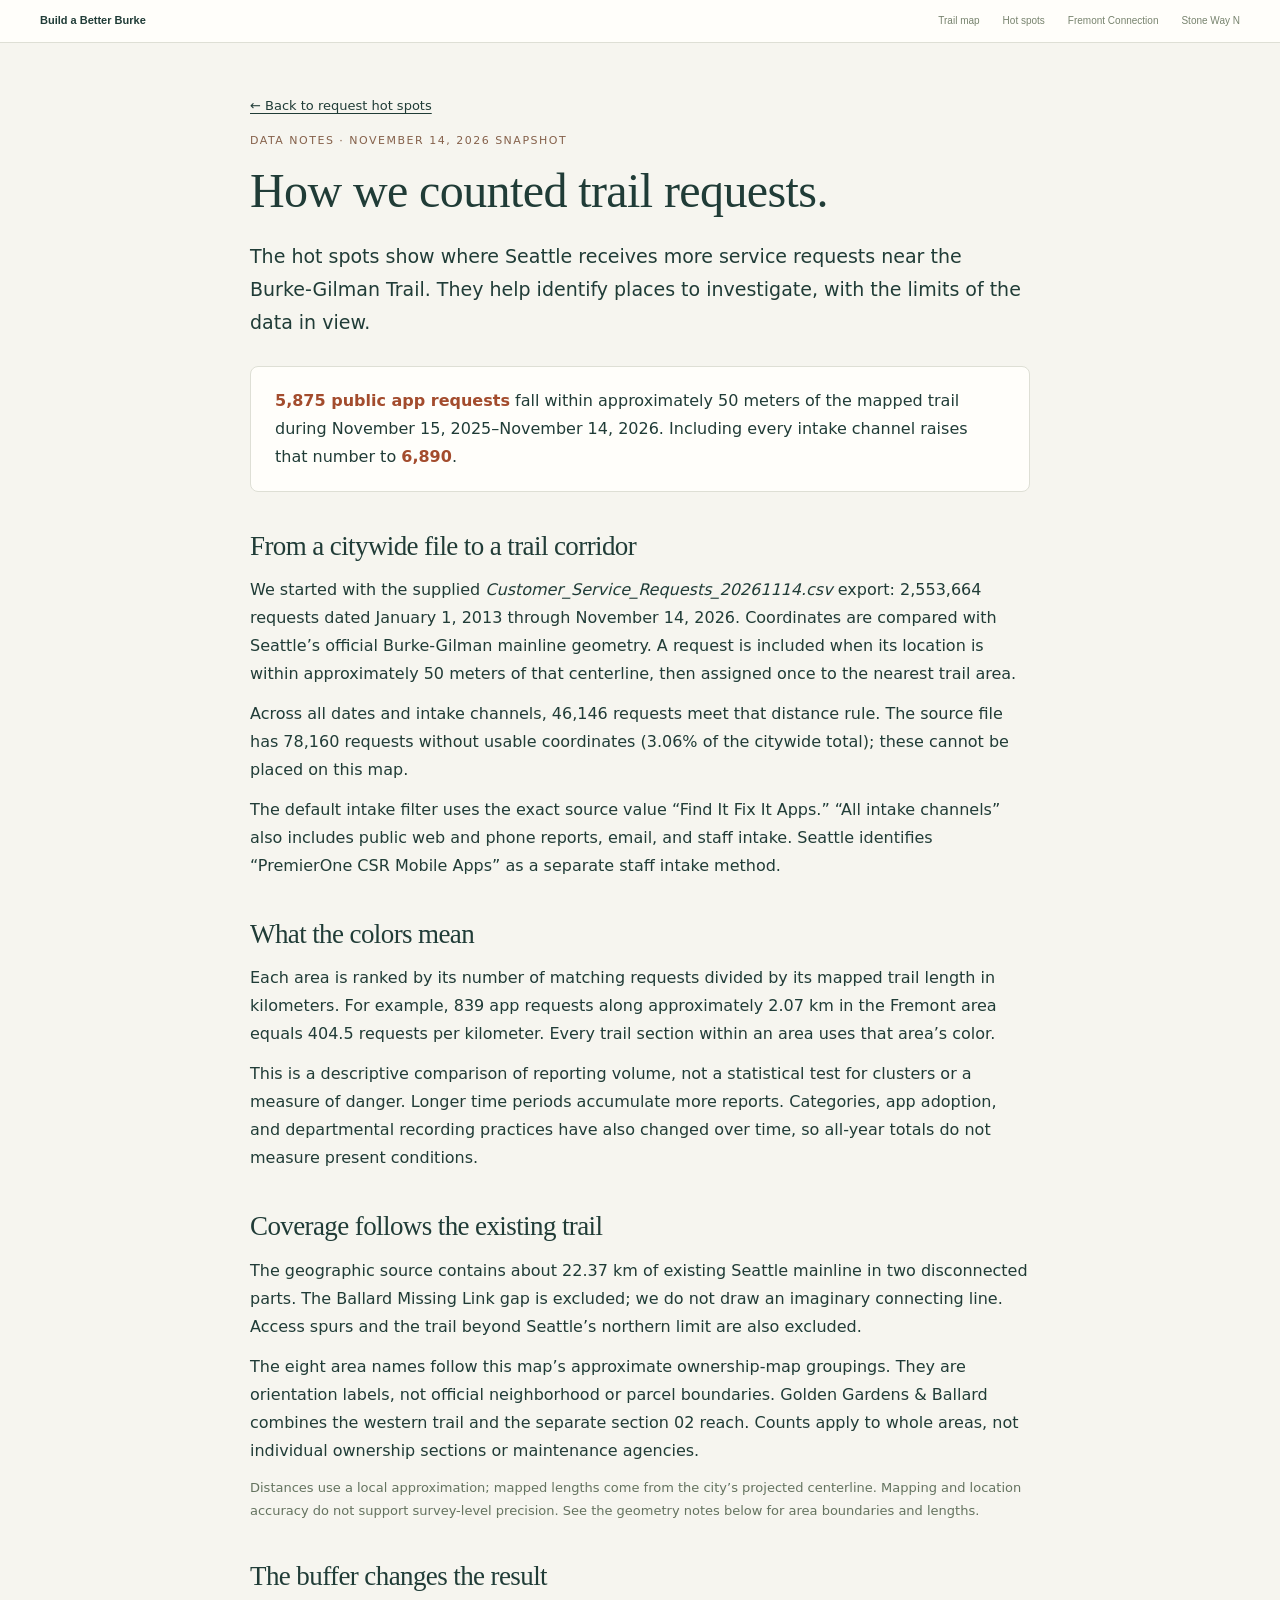
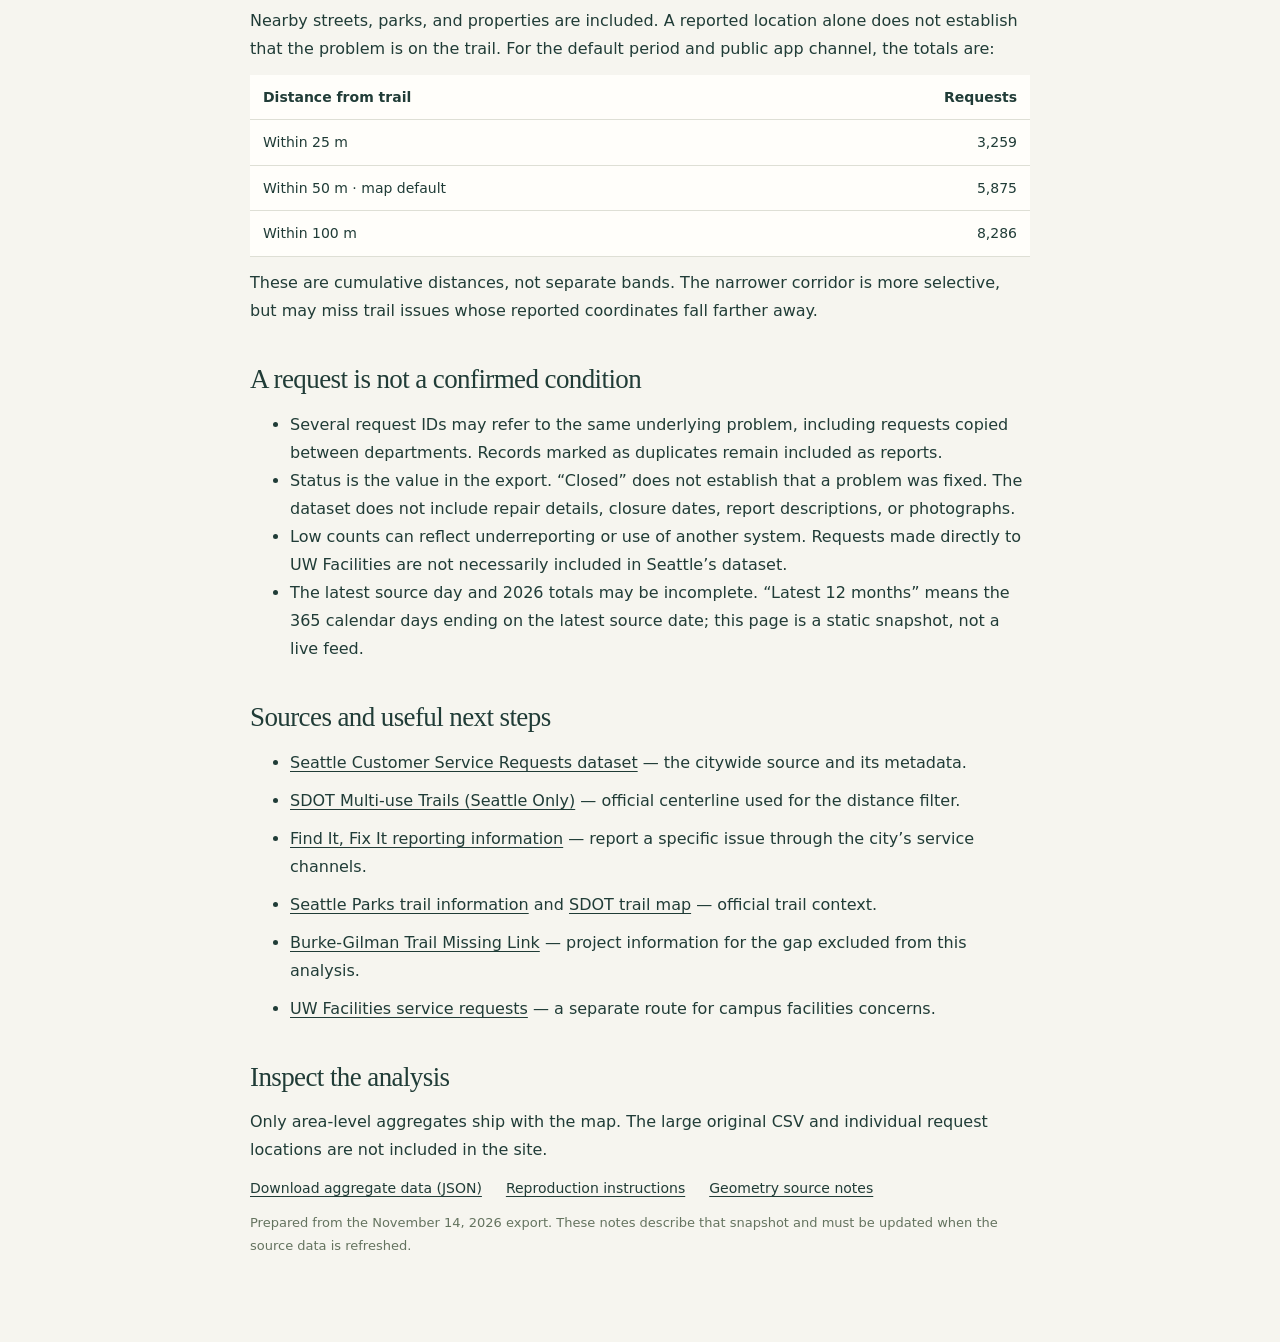
<file: burke-gilman/request-hotspots-methodology.html>
<!doctype html>
<html lang="en">
<head>
  <meta charset="utf-8">
  <meta name="viewport" content="width=device-width, initial-scale=1">
  <title>How we counted trail requests — Build a Better Burke</title>
  <meta name="description" content="Sources, coverage and limitations of the Burke-Gilman Find It, Fix It request hot spots.">
  <link rel="stylesheet" href="../assets/site.css">
  <style>
    body{margin:0;background:#f6f5ef;color:#203c37;font:16px/1.75 system-ui,sans-serif}main{max-width:780px;margin:auto;padding:48px 24px 72px;overflow-wrap:anywhere}h1,h2{font-family:Georgia,serif;font-weight:400;line-height:1.2;letter-spacing:-.6px}h1{font-size:clamp(32px,6vw,48px);margin:10px 0 20px}h2{font-size:27px;margin:38px 0 14px}p{margin:12px 0}a{color:inherit;text-underline-offset:3px}a:focus-visible{outline:3px solid #2b8e85;outline-offset:4px}.eyebrow{font-size:11px;letter-spacing:1.5px;color:#85614b}.lede{font-size:19px}.method-callout{background:#fffefa;border:1px solid #dedfd5;padding:20px 24px;border-radius:8px;margin:26px 0}.method-callout strong{color:#a34c2d}.source-list li{margin:10px 0}table{width:100%;border-collapse:collapse;background:#fffefa;font-size:14px}th,td{text-align:left;padding:10px 13px;border-bottom:1px solid #dedfd5}tbody th{font-weight:500}td:last-child,thead th:last-child{text-align:right}.small{font-size:13px;color:#64735f}.back{font-size:13px}.download-links{display:flex;flex-wrap:wrap;gap:12px 24px;font-size:14px}@media(max-width:480px){main{padding:28px 18px 48px}.method-callout{padding:16px}.lede{font-size:17px}th,td{padding:9px;font-size:12px}}
  </style>
</head>
<body>
  <nav class="bbb-project-nav" aria-label="Site navigation"><a href="../index.html">Build a Better Burke</a><div class="bbb-project-nav-links"><a href="index.html">Trail map</a><a href="hotspots.html">Hot spots</a><a href="../fremont-connection/index.html">Fremont Connection</a><a href="../stone-way/index.html">Stone Way N</a></div></nav>
  <main>
    <a class="back" href="hotspots.html">← Back to request hot spots</a>
    <p class="eyebrow">DATA NOTES · NOVEMBER 14, 2026 SNAPSHOT</p>
    <h1>How we counted trail requests.</h1>
    <p class="lede">The hot spots show where Seattle receives more service requests near the Burke-Gilman Trail. They help identify places to investigate, with the limits of the data in view.</p>
    <div class="method-callout"><strong>5,875 public app requests</strong> fall within approximately 50 meters of the mapped trail during November 15, 2025–November 14, 2026. Including every intake channel raises that number to <strong>6,890</strong>.</div>

    <h2>From a citywide file to a trail corridor</h2>
    <p>We started with the supplied <em>Customer_Service_Requests_20261114.csv</em> export: 2,553,664 requests dated January 1, 2013 through November 14, 2026. Coordinates are compared with Seattle’s official Burke-Gilman mainline geometry. A request is included when its location is within approximately 50 meters of that centerline, then assigned once to the nearest trail area.</p>
    <p>Across all dates and intake channels, 46,146 requests meet that distance rule. The source file has 78,160 requests without usable coordinates (3.06% of the citywide total); these cannot be placed on this map.</p>
    <p>The default intake filter uses the exact source value “Find It Fix It Apps.” “All intake channels” also includes public web and phone reports, email, and staff intake. Seattle identifies “PremierOne CSR Mobile Apps” as a separate staff intake method.</p>

    <h2>What the colors mean</h2>
    <p>Each area is ranked by its number of matching requests divided by its mapped trail length in kilometers. For example, 839 app requests along approximately 2.07 km in the Fremont area equals 404.5 requests per kilometer. Every trail section within an area uses that area’s color.</p>
    <p>This is a descriptive comparison of reporting volume, not a statistical test for clusters or a measure of danger. Longer time periods accumulate more reports. Categories, app adoption, and departmental recording practices have also changed over time, so all-year totals do not measure present conditions.</p>

    <h2>Coverage follows the existing trail</h2>
    <p>The geographic source contains about 22.37 km of existing Seattle mainline in two disconnected parts. The Ballard Missing Link gap is excluded; we do not draw an imaginary connecting line. Access spurs and the trail beyond Seattle’s northern limit are also excluded.</p>
    <p>The eight area names follow this map’s approximate ownership-map groupings. They are orientation labels, not official neighborhood or parcel boundaries. Golden Gardens &amp; Ballard combines the western trail and the separate section 02 reach. Counts apply to whole areas, not individual ownership sections or maintenance agencies.</p>
    <p class="small">Distances use a local approximation; mapped lengths come from the city’s projected centerline. Mapping and location accuracy do not support survey-level precision. See the geometry notes below for area boundaries and lengths.</p>

    <h2>The buffer changes the result</h2>
    <p>Nearby streets, parks, and properties are included. A reported location alone does not establish that the problem is on the trail. For the default period and public app channel, the totals are:</p>
    <table><thead><tr><th scope="col">Distance from trail</th><th scope="col">Requests</th></tr></thead><tbody><tr><th scope="row">Within 25 m</th><td>3,259</td></tr><tr><th scope="row">Within 50 m · map default</th><td>5,875</td></tr><tr><th scope="row">Within 100 m</th><td>8,286</td></tr></tbody></table>
    <p>These are cumulative distances, not separate bands. The narrower corridor is more selective, but may miss trail issues whose reported coordinates fall farther away.</p>

    <h2>A request is not a confirmed condition</h2>
    <ul>
      <li>Several request IDs may refer to the same underlying problem, including requests copied between departments. Records marked as duplicates remain included as reports.</li>
      <li>Status is the value in the export. “Closed” does not establish that a problem was fixed. The dataset does not include repair details, closure dates, report descriptions, or photographs.</li>
      <li>Low counts can reflect underreporting or use of another system. Requests made directly to UW Facilities are not necessarily included in Seattle’s dataset.</li>
      <li>The latest source day and 2026 totals may be incomplete. “Latest 12 months” means the 365 calendar days ending on the latest source date; this page is a static snapshot, not a live feed.</li>
    </ul>

    <h2>Sources and useful next steps</h2>
    <ul class="source-list">
      <li><a href="https://data.seattle.gov/City-Administration/Customer-Service-Requests/5ngg-rpne">Seattle Customer Service Requests dataset</a> — the citywide source and its metadata.</li>
      <li><a href="https://services.arcgis.com/ZOyb2t4B0UYuYNYH/arcgis/rest/services/SDOT_Bike_Facilities/FeatureServer/1">SDOT Multi-use Trails (Seattle Only)</a> — official centerline used for the distance filter.</li>
      <li><a href="https://www.seattle.gov/customer-service-bureau/find-it-fix-it-mobile-app">Find It, Fix It reporting information</a> — report a specific issue through the city’s service channels.</li>
      <li><a href="https://www.seattle.gov/parks/parks/burke-gilman-trail">Seattle Parks trail information</a> and <a href="https://www.seattle.gov/transportation/projects-and-programs/programs/bike-program/ballard-multimodal-corridor/burke-gilman-trail-map">SDOT trail map</a> — official trail context.</li>
      <li><a href="https://www.seattle.gov/transportation/projects-and-programs/programs/bike-program/bgtmissinglink">Burke-Gilman Trail Missing Link</a> — project information for the gap excluded from this analysis.</li>
      <li><a href="https://facilities.uw.edu/services/requests">UW Facilities service requests</a> — a separate route for campus facilities concerns.</li>
    </ul>

    <h2>Inspect the analysis</h2>
    <p>Only area-level aggregates ship with the map. The large original CSV and individual request locations are not included in the site.</p>
    <div class="download-links"><a href="data/request-hotspots.json" download>Download aggregate data (JSON)</a><a href="data/REQUEST_HOTSPOTS.md">Reproduction instructions</a><a href="data/TRAIL_GEOMETRY.md">Geometry source notes</a></div>
    <p class="small">Prepared from the November 14, 2026 export. These notes describe that snapshot and must be updated when the source data is refreshed.</p>
  </main>
</body>
</html>
</file>
<file: assets/site.css>
:root{--bbb-paper:#f6f5ef;--bbb-white:#fffefa;--bbb-ink:#203c37;--bbb-muted:#758079;--bbb-line:#dedfd5;--bbb-orange:#c5522e;--bbb-orange-pale:#f8eee5;--bbb-green:#55866b;--bbb-sans:Inter,-apple-system,BlinkMacSystemFont,"Segoe UI",sans-serif}
.bbb-home{margin:0;background:var(--bbb-paper);color:var(--bbb-ink);font-family:var(--bbb-sans);font-size:14px;-webkit-font-smoothing:antialiased}.bbb-home *{box-sizing:border-box}.bbb-home a{color:inherit}.bbb-home a:focus-visible,.bbb-project-nav a:focus-visible{outline:3px solid #2b8e85;outline-offset:4px}.bbb-home-layout{display:grid;grid-template-columns:254px minmax(0,1fr);min-height:100dvh}.bbb-sidebar{overflow-y:auto;position:sticky;top:0;height:100dvh;border-right:1px solid var(--bbb-line);padding:38px 23px 27px;display:flex;flex-direction:column;background:var(--bbb-white)}.bbb-brand{display:flex;align-items:center;gap:12px;text-decoration:none;font-size:19px;font-weight:650;line-height:1.17;letter-spacing:-.5px;padding-left:6px}.bbb-brand-mark{display:grid;place-items:center;flex:0 0 43px;width:43px;height:43px;border-radius:12px;background:var(--bbb-ink);color:var(--bbb-paper)}.bbb-brand-mark svg{width:30px;height:30px;stroke:currentColor;stroke-width:1.6;fill:none}.bbb-home-nav{margin-top:56px}.bbb-icon{width:19px;height:19px;flex-shrink:0;fill:none;stroke:currentColor;stroke-width:1.5;stroke-linecap:round;stroke-linejoin:round}.bbb-nav-link{display:flex;align-items:center;gap:11px;padding:14px 10px;text-decoration:none;border:1px solid transparent;border-radius:7px;min-height:54px;margin-bottom:8px;transition:background .15s,border-color .15s}.bbb-nav-link>span{min-width:0;flex:1}.bbb-nav-link strong{display:block;font-size:12px;line-height:1.5;font-weight:600;letter-spacing:-.15px}.bbb-nav-link small{display:block;font-size:9px;line-height:1.7;color:#7b8974;margin-top:4px}.bbb-nav-arrow{width:11px;height:11px;color:#94a08a}.bbb-nav-link:hover{background:#f1f3ea}.bbb-nav-link[aria-current=page]{background:var(--bbb-orange-pale);border-color:#eed9c7;color:#a64b2e}.bbb-home-link{font-size:12px;font-weight:600;padding-top:12px;padding-bottom:12px;min-height:45px}.bbb-nav-heading{font-size:9px;letter-spacing:1.4px;font-weight:600;margin:31px 11px 12px;color:#788570}.bbb-sidebar-footer{display:flex;align-items:flex-start;gap:8px;margin:auto 10px 0;padding-top:26px;border-top:1px solid var(--bbb-line);color:#7f8d75}.bbb-sidebar-footer p{font-size:10px;line-height:1.8;margin:0}.bbb-status-dot{flex:0 0 5px;width:5px;height:5px;border-radius:50%;background:#76917a;margin-top:7px}.bbb-home-main{min-width:0;padding:53px 60px 25px;max-width:1700px;width:100%;margin:auto;align-self:center}.bbb-home-intro h1{font-family:Georgia,"Times New Roman",serif;font-size:clamp(68px,6.4vw,104px);font-weight:400;line-height:1.03;letter-spacing:-4px;margin:0}.bbb-home-intro p{font-size:14px;line-height:1.8;color:#68766d;margin:24px 0 0}.bbb-mobile-break{display:none}.bbb-trail-visual{margin:37px 0 0}.bbb-map-art{overflow:hidden;border:1px solid #d8ddd2;border-radius:10px;background:#edf0e5;aspect-ratio:2.35}.bbb-map-art img{display:block;width:100%;height:100%;object-fit:cover;object-position:center 57%}.bbb-trail-visual figcaption{display:flex;align-items:center;justify-content:space-between;gap:20px;padding:20px 0 22px;border-bottom:1px solid var(--bbb-line)}.bbb-visual-title{font-family:Georgia,"Times New Roman",serif;font-size:23px;letter-spacing:-.4px;line-height:1.3}.bbb-visual-legend{display:flex;align-items:center;gap:19px;font-size:9px;color:#718169}.bbb-visual-legend>span{display:flex;align-items:center;gap:7px;white-space:nowrap}.bbb-visual-legend i{display:block;width:18px;height:0;border-top:3px solid #c96d48;border-radius:2px}.bbb-visual-legend .bbb-trail-swatch{border-top:3px dashed var(--bbb-green);border-radius:0}.bbb-home-footer{display:flex;justify-content:space-between;gap:20px;font-size:9px;line-height:1.7;color:#7e8a74;padding-top:17px}.bbb-home-footer a{text-decoration:none;border-bottom:1px solid #ccd3c3}.bbb-home-footer a:hover{color:var(--bbb-ink)}.bbb-skip-link{position:fixed;left:10px;top:-60px;z-index:50;padding:10px 20px;background:var(--bbb-ink);color:var(--bbb-paper)!important;border-radius:4px}.bbb-skip-link:focus{top:10px}
/* Shared site navigation on standalone project pages. */
.bbb-project-nav{display:flex;align-items:center;justify-content:space-between;gap:14px;min-height:43px;padding:9px 40px;border-bottom:1px solid var(--bbb-line);background:var(--bbb-white);color:var(--bbb-ink);font-family:var(--bbb-sans);font-size:11px;line-height:1.6;box-sizing:border-box}.bbb-project-nav a{display:inline-flex;align-items:center;gap:7px;text-decoration:none;color:inherit;padding:3px 0}.bbb-project-nav>a{font-weight:600;white-space:nowrap}.bbb-project-nav-links{display:flex;align-items:center;gap:23px}.bbb-project-nav-links a{color:#77836e;font-size:10px;border-bottom:1px solid transparent}.bbb-project-nav-links a[aria-current=page]{color:var(--bbb-orange);border-bottom-color:var(--bbb-orange)}.bbb-project-nav a:hover{color:var(--bbb-orange)}.bbb-project-nav .bbb-icon{width:13px;height:13px}
@media(min-width:1700px){.bbb-home-layout{grid-template-columns:280px minmax(0,1fr)}.bbb-sidebar{padding-left:30px;padding-right:30px}.bbb-home-main{padding-left:75px;padding-right:75px}.bbb-nav-link strong{font-size:13px}.bbb-nav-link small{font-size:10px}.bbb-map-art{aspect-ratio:2.5}}
@media(max-width:1150px){.bbb-home-layout{grid-template-columns:226px minmax(0,1fr)}.bbb-sidebar{padding:32px 15px 25px}.bbb-brand{font-size:18px;gap:10px}.bbb-home-main{padding:45px 35px 24px}.bbb-home-intro h1{font-size:76px;letter-spacing:-3px}.bbb-trail-visual figcaption{align-items:flex-start;flex-direction:column;gap:12px}.bbb-visual-legend{font-size:10px}.bbb-map-art{aspect-ratio:1.8}.bbb-nav-link{gap:8px;padding-left:8px;padding-right:8px}.bbb-nav-link strong{font-size:11px}.bbb-nav-link small{font-size:8px}.bbb-project-nav{padding-left:24px;padding-right:24px}}
@media(max-width:760px){.bbb-home-layout{display:block}.bbb-sidebar{position:static;width:100%;height:auto;border-right:0;border-bottom:1px solid var(--bbb-line);padding:21px 24px 15px}.bbb-brand{padding:0;font-size:17px;line-height:1.17}.bbb-brand br{display:none}.bbb-brand-mark{width:35px;height:35px;flex-basis:35px;border-radius:10px}.bbb-brand-mark svg{width:25px;height:25px}.bbb-home-nav{margin-top:20px;display:grid;grid-template-columns:repeat(2,minmax(0,1fr));gap:6px}.bbb-nav-heading,.bbb-sidebar-footer{display:none}.bbb-nav-link{margin:0;padding:10px 7px;gap:6px;min-height:44px}.bbb-nav-link strong{font-size:10px;line-height:1.4}.bbb-nav-link small,.bbb-nav-arrow{display:none}.bbb-nav-link>.bbb-icon{width:15px;height:15px}.bbb-home-link{font-size:10px}.bbb-home-main{padding:35px 24px 23px}.bbb-home-intro h1{font-size:60px;letter-spacing:-2.7px}.bbb-home-intro p{font-size:12px;margin-top:19px;line-height:1.8}.bbb-mobile-break{display:block}.bbb-trail-visual{margin-top:27px}.bbb-map-art{aspect-ratio:1.55;border-radius:8px}.bbb-map-art img{object-position:59% 57%}.bbb-visual-title{font-size:22px}.bbb-trail-visual figcaption{padding-top:17px;padding-bottom:19px;gap:13px}.bbb-visual-legend{font-size:8px;gap:16px}.bbb-visual-legend i{width:15px}.bbb-home-footer{font-size:8px;gap:12px;flex-wrap:wrap;padding-top:15px}.bbb-project-nav{padding:8px 16px;gap:8px;flex-wrap:wrap}.bbb-project-nav-links{gap:15px}.bbb-project-nav>a{font-size:10px}.bbb-project-nav-links a{font-size:9px}}
@media(max-width:370px){.bbb-sidebar{padding-left:16px;padding-right:16px}.bbb-home-nav{grid-template-columns:repeat(2,minmax(0,1fr));gap:3px}.bbb-nav-link{gap:5px;padding:9px 5px}.bbb-nav-link>.bbb-icon{width:12px;height:12px}.bbb-nav-link strong{font-size:9px}.bbb-home-main{padding-left:20px;padding-right:20px}.bbb-home-intro h1{font-size:49px;letter-spacing:-2.4px}.bbb-visual-legend{gap:10px;font-size:7px}.bbb-project-nav{padding-left:12px;padding-right:12px}.bbb-project-nav-links{gap:10px}}
@media(prefers-reduced-motion:reduce){.bbb-home *{transition:none!important;scroll-behavior:auto!important}}
@media print{.bbb-sidebar,.bbb-project-nav,.bbb-skip-link{display:none!important}.bbb-home-layout{display:block}.bbb-home-main{padding:0;max-width:none}.bbb-home-intro h1{font-size:60px}.bbb-map-art{print-color-adjust:exact;-webkit-print-color-adjust:exact}.bbb-home-footer{font-size:9px}}
</file>
<file: stone-way/stone-way.css>
.sw-page { scroll-behavior: smooth; }
.sw-main { min-width: 0; max-width: 1450px; width: 100%; margin: 0 auto; padding: 56px 60px 25px; }
.sw-main h1, .sw-main h2, .sw-main h3 { font-family: Georgia, "Times New Roman", serif; font-weight: 400; }
.sw-main h2 { font-size: clamp(32px, 3vw, 43px); line-height: 1.14; letter-spacing: -1.2px; margin: 13px 0 0; }
.sw-main p { font-size: 14px; line-height: 1.9; color: #68766d; }
.sw-main a { text-underline-offset: 4px; }
.sw-main [id] { scroll-margin-top: 90px; }
.sw-hero { padding-bottom: 38px; }
.sw-hero-copy { max-width: 900px; }
.sw-project-status { display: flex; align-items: center; gap: 9px; font-size: 11px !important; margin: 0 0 16px; }
.sw-project-status > span:first-child { width: 6px; height: 6px; border-radius: 50%; background: var(--bbb-green); }
.sw-status-separator { color: #b4bbac; margin: 0 3px; }
.sw-hero h1 { font-size: clamp(42px, 4vw, 58px); line-height: 1.08; letter-spacing: -1.8px; margin: 0; }
.sw-hero .sw-lead { font-size: 15px; line-height: 1.75; margin: 16px 0 8px; }
.sw-hero .sw-summary-status { font-size: 13px; line-height: 1.8; margin: 0; }
.sw-comparison { margin-top: 30px; }
.sw-comparison-heading h2 { font-size: 30px; letter-spacing: -.7px; margin: 0; }
.sw-comparison-heading p { font-size: 12px; margin: 9px 0 0; }
.sw-comparison-grid { display: grid; grid-template-columns: repeat(2, minmax(0, 1fr)); gap: 24px; margin-top: 20px; }
.sw-comparison-panel { min-width: 0; }
.sw-comparison-label { margin-bottom: 12px; }
.sw-comparison-label h3 { font-size: 20px; line-height: 1.3; margin: 0 0 5px; }
.sw-comparison-label > :last-child { font-size: 11px; color: #7a876e; }
.sw-comparison .sw-comparison-photo { max-width: none; margin: 0; }
.sw-comparison .sw-comparison-photo figcaption { font-size: 11px; line-height: 1.7; }
.sw-summary-actions { display: flex; align-items: center; flex-wrap: wrap; gap: 18px 26px; margin-top: 25px; }
.sw-button { display: inline-flex; align-items: center; justify-content: center; gap: 18px; border-radius: 5px; padding: 13px 17px; background: var(--bbb-ink); color: var(--bbb-white) !important; text-decoration: none; font-size: 12px; font-weight: 550; }
.sw-button:hover { background: #34584d; }
.sw-button .bbb-icon { width: 16px; height: 16px; }
.sw-corridor { width: 100%; max-width: 390px; justify-self: end; margin: 0; background: #edf0e5; border: 1px solid #dce1d4; border-radius: 8px; padding: 17px 17px 0; }
.sw-corridor svg { display: block; width: 100%; height: auto; }
.sw-corridor-base { stroke: #fffefa; stroke-width: 34px; }
.sw-corridor-line { stroke: var(--bbb-orange); stroke-width: 4px; }
.sw-corridor-stop .sw-cross-street { stroke: #d2dac8; stroke-width: 1px; }
.sw-corridor-stop circle { fill: var(--bbb-white); stroke: var(--bbb-orange); stroke-width: 3px; }
.sw-corridor-stop text { fill: var(--bbb-ink); font: 13px var(--bbb-sans); }
.sw-road-name { fill: #788970; font: 9px var(--bbb-sans); text-anchor: middle; letter-spacing: 2px; }
.sw-north { stroke: #6d8262; stroke-width: 1.3px; fill: none; }
.sw-north-label { fill: #6d8262; font: 8px var(--bbb-sans); text-anchor: middle; }
.sw-corridor figcaption { display: flex; flex-wrap: wrap; justify-content: space-between; gap: 7px; padding: 15px 0; border-top: 1px solid #d8dfce; font-size: 10px; }
.sw-corridor figcaption span { font-size: 9px; color: #7a8870; }
.sw-page-nav { display: flex; gap: 32px; position: sticky; top: 0; z-index: 5; border-top: 1px solid var(--bbb-line); border-bottom: 1px solid var(--bbb-line); background: var(--bbb-paper); }
.sw-page-nav a { position: relative; display: block; padding: 19px 0; font-size: 12px; color: #79856e; text-decoration: none; white-space: nowrap; }
.sw-page-nav a:hover { color: var(--bbb-ink); }
.sw-page-nav a[aria-current] { color: var(--bbb-ink); font-weight: 600; }
.sw-page-nav a[aria-current]::after { content: ''; position: absolute; left: 0; right: 0; bottom: -1px; height: 2px; background: var(--bbb-orange); }
.sw-section { padding: 65px 0; border-bottom: 1px solid var(--bbb-line); }
.sw-section-label { display: block; color: #7a856e; font-size: 9px; font-weight: 600; letter-spacing: 1.6px; line-height: 1.6; }
.sw-overview { display: grid; grid-template-columns: 1.25fr 1fr; align-items: center; gap: 60px; }
.sw-overview-copy h2 { margin: 13px 0 18px; }
.sw-overview-copy > p:first-child { margin-top: 0; }
.sw-overview-copy > p { margin: 0 0 17px; }
.sw-facts { margin: 25px 0 0; }
.sw-facts > div { display: grid; grid-template-columns: 70px 1fr; gap: 16px; border-top: 1px solid var(--bbb-line); padding: 13px 0; font-size: 11px; line-height: 1.6; }
.sw-facts dt { color: #7a876e; }
.sw-facts dd { margin: 0; }
.sw-story-intro { display: flex; justify-content: space-between; align-items: flex-end; gap: 45px; margin-bottom: 36px; }
.sw-story-intro > p { max-width: 320px; font-size: 12px; margin: 0 0 2px; }
.sw-timeline { position: relative; list-style: none; padding: 0; margin: 8px 0 0; }
.sw-timeline::before { content: ''; position: absolute; top: 43px; bottom: 38px; left: 170px; width: 1px; background: #d9ddcf; }
.sw-timeline-item { position: relative; display: grid; grid-template-columns: 144px 1fr; gap: 64px; padding: 31px 0; }
.sw-timeline-item::before { content: ''; position: absolute; top: 39px; left: 165px; height: 9px; width: 9px; background: var(--bbb-paper); border: 2px solid var(--bbb-orange); border-radius: 50%; }
.sw-timeline-date { padding-top: 5px; }
.sw-timeline-date > :first-child { display: block; font-size: 14px; font-weight: 550; line-height: 1.5; }
.sw-timeline-date > span:last-child { display: block; font-size: 8px; letter-spacing: 1.2px; line-height: 1.7; margin-top: 10px; color: #849075; }
.sw-timeline-story { min-width: 0; max-width: 670px; }
.sw-timeline-story h3 { font-size: 28px; line-height: 1.2; letter-spacing: -.5px; margin: 0 0 13px; }
.sw-timeline-story p { margin: 0 0 15px; font-size: 13px; }
.sw-advocacy-asks { margin: 18px 0 22px; padding-left: 18px; color: #68766d; font-size: 12px; line-height: 1.85; }
.sw-advocacy-asks li + li { margin-top: 8px; }
.sw-supporters { display: grid; grid-template-columns: repeat(2, minmax(0, 1fr)); gap: 0 22px; list-style: none; margin: 17px 0 23px; padding: 0; }
.sw-supporters li { border-bottom: 1px solid var(--bbb-line); padding: 11px 0; font-size: 12px; line-height: 1.6; }
.sw-correspondence { margin-top: 22px; border-top: 1px solid var(--bbb-line); border-bottom: 1px solid var(--bbb-line); }
.sw-correspondence summary { display: flex; justify-content: space-between; align-items: center; gap: 16px; padding: 17px 0; cursor: pointer; list-style: none; font-size: 12px; line-height: 1.6; }
.sw-correspondence summary::-webkit-details-marker { display: none; }
.sw-correspondence summary::after { content: '+'; flex-shrink: 0; color: var(--bbb-orange); font-size: 19px; line-height: 1; }
.sw-correspondence[open] summary::after { content: '−'; }
.sw-correspondence summary:focus-visible { outline: 3px solid #2b8e85; outline-offset: 4px; }
.sw-correspondence-body { padding: 7px 0 24px; }
.sw-correspondence-body .sw-correspondence-note { font-size: 10px; color: #7c896f; margin-bottom: 22px; }
.sw-quote { margin: 0; padding-left: 20px; border-left: 2px solid #dcc6b2; }
.sw-quote + .sw-quote { margin-top: 31px; }
.sw-quote blockquote { margin: 0; }
.sw-quote blockquote p { font-size: 12px; line-height: 1.9; }
.sw-quote figcaption { font-size: 9px; line-height: 1.7; color: #829073; margin-top: 15px; }
.sw-source-link { display: inline-flex; align-items: center; gap: 6px; font-size: 10px; line-height: 1.7; text-decoration: none; color: #67815e !important; }
.sw-source-link:hover { text-decoration: underline; }
.sw-source-link .bbb-icon { width: 12px; height: 12px; }
.sw-timeline-document { margin: 22px 0 0; max-width: 430px; }
.sw-timeline-document > a { display: block; border: 1px solid var(--bbb-line); border-radius: 5px; overflow: hidden; background: white; }
.sw-timeline-document img { display: block; width: 100%; height: auto; }
.sw-timeline-document figcaption { margin-top: 10px; font-size: 9px; line-height: 1.7; color: #829073; }
.sw-photo-gallery { display: grid; grid-template-columns: repeat(auto-fit, minmax(min(100%, 240px), 1fr)); gap: 22px 18px; margin-top: 22px; }
.sw-photo-gallery .sw-timeline-document { margin: 0; max-width: none; min-width: 0; break-inside: avoid; }
.sw-photo-gallery .sw-timeline-document:first-child { grid-column: 1 / -1; }
.sw-timeline-complete::before { background: var(--bbb-green); border-color: var(--bbb-paper); box-shadow: 0 0 0 1px var(--bbb-green); }
.sw-timeline-complete .sw-complete-word { color: #477457; }
.sw-crossing-tabs { display: flex; gap: 8px; flex-wrap: wrap; padding-bottom: 24px; }
.sw-crossing-link { display: inline-block; border: 1px solid var(--bbb-line); border-radius: 5px; padding: 12px 18px; font-size: 11px; text-decoration: none; }
.sw-crossing-link:hover { background: #eff1e7; }
.sw-crossing-link[aria-selected=true] { background: var(--bbb-orange-pale); border-color: #e4c9b4; color: #a64b2e; font-weight: 600; }
.sw-crossing-panel { display: grid; grid-template-columns: 1fr 1.15fr; gap: 45px; align-items: center; padding: 28px; border: 1px solid #dce1d4; border-radius: 8px; background: var(--bbb-white); margin-bottom: 18px; }
.sw-crossing-panel[hidden] { display: none; }
.sw-crossing-copy { padding: 7px; }
.sw-crossing-copy .sw-section-label { font-size: 8px; color: var(--bbb-orange); letter-spacing: 1.25px; }
.sw-crossing-copy h3 { font-size: 32px; line-height: 1.14; letter-spacing: -.7px; margin: 17px 0; }
.sw-crossing-copy p { font-size: 12px; margin: 0; }
.sw-feature-list { list-style: none; padding: 0; margin: 22px 0 26px; }
.sw-feature-list li { font-size: 11px; line-height: 1.6; padding: 9px 0 9px 15px; border-bottom: 1px solid #e8ebdf; position: relative; }
.sw-feature-list li::before { content: ''; width: 4px; height: 4px; border-radius: 50%; background: #83a075; position: absolute; top: 16px; left: 0; }
.sw-text-link { display: inline-flex; align-items: center; gap: 10px; font-size: 12px; line-height: 1.7; text-decoration: none; border-bottom: 1px solid #b1bfa5; padding-bottom: 3px; }
.sw-text-link:hover { color: var(--bbb-orange); border-color: var(--bbb-orange); }
.sw-text-link .bbb-icon { width: 14px; height: 14px; }
.sw-drawing { margin: 0; min-width: 0; }
.sw-drawing > a { display: block; background: #f0f1ed; border: 1px solid #e3e6de; border-radius: 4px; overflow: hidden; }
.sw-drawing img { display: block; width: 100%; height: 440px; object-fit: contain; background: white; }
.sw-drawing figcaption { font-size: 9px; color: #87917c; line-height: 1.7; margin-top: 10px; }
.sw-drawing figcaption a { text-decoration: none; border-bottom: 1px solid #cdd4c5; }
.sw-sources { display: grid; grid-template-columns: 1fr 1.65fr; gap: 60px; }
.sw-sources p { margin: 0 0 20px; font-size: 12px; }
.sw-source-documents { list-style: none; padding: 0; margin: 23px 0; border-top: 1px solid var(--bbb-line); }
.sw-source-documents li { padding: 13px 0; border-bottom: 1px solid var(--bbb-line); }
.sw-source-documents a { font-size: 12px; line-height: 1.6; text-decoration: none; }
.sw-source-documents a:hover { text-decoration: underline; }
.sw-source-documents span { display: block; font-size: 9px; line-height: 1.8; color: #829073; margin-top: 3px; }
.sw-sources .sw-source-note { font-size: 10px; color: #869079; margin-top: 21px; margin-bottom: 0; }
.sw-footer { display: flex; align-items: center; justify-content: space-between; gap: 20px; padding-top: 23px; font-size: 10px; color: #839076; }
.sw-footer a { display: inline-flex; align-items: center; gap: 7px; text-decoration: none; }
.sw-footer .bbb-icon { width: 12px; height: 12px; }
@media (min-width: 1700px) {
  .sw-main { padding-left: 75px; padding-right: 75px; }
}
@media (max-width: 1200px) {
  .sw-main { padding: 43px 35px 25px; }
  .sw-hero .sw-lead { font-size: 14px; }
  .sw-corridor { padding: 10px 10px 0; }
  .sw-overview, .sw-sources { gap: 35px; }
  .sw-story-intro { align-items: flex-start; }
  .sw-story-intro > p { max-width: 235px; }
  .sw-crossing-panel { gap: 24px; padding: 20px; }
  .sw-crossing-copy { padding: 0; }
  .sw-drawing img { height: 400px; }
  .sw-crossing-copy h3 { font-size: 28px; }
  .sw-crossing-link { padding-left: 13px; padding-right: 13px; }
}
@media (max-width: 950px) and (min-width: 761px) {
  .sw-comparison-grid { grid-template-columns: 1fr; }
  .sw-corridor { max-width: 360px; justify-self: center; }
  .sw-overview, .sw-sources, .sw-crossing-panel { grid-template-columns: 1fr; }
  .sw-story-intro { display: block; }
  .sw-story-intro > p { max-width: none; margin-top: 18px; }
  .sw-page-nav { gap: 23px; }
  .sw-page-nav a { font-size: 10px; }
}
@media (max-width: 760px) {
  .sw-main { padding: 33px 24px 24px; }
  .sw-hero { padding-bottom: 28px; }
  .sw-project-status { font-size: 10px !important; }
  .sw-hero h1 { font-size: 43px; letter-spacing: -1.5px; }
  .sw-hero .sw-lead { font-size: 13px; }
  .sw-hero .sw-summary-status { font-size: 12px; }
  .sw-comparison { margin-top: 27px; }
  .sw-comparison-grid { grid-template-columns: 1fr; gap: 27px; }
  .sw-main .sw-comparison-heading h2 { font-size: 28px; }
  .sw-comparison-heading p { font-size: 11px; }
  .sw-summary-actions .sw-text-link { font-size: 11px; }
  .sw-button { font-size: 11px; padding: 12px 15px; }
  .sw-corridor { width: 100%; max-width: 440px; margin: 0; justify-self: center; padding: 8px 18px 0; }
  .sw-corridor svg { height: 282px; }
  .sw-corridor figcaption { font-size: 10px; }
  .sw-page-nav { gap: 0; justify-content: space-between; }
  .sw-page-nav a { font-size: 10px; padding: 17px 0; }
  .sw-section { padding: 42px 0; }
  .sw-main h2 { font-size: 35px; }
  .sw-overview, .sw-sources { grid-template-columns: 1fr; gap: 25px; }
  .sw-overview-copy p { font-size: 13px; }
  .sw-facts > div { grid-template-columns: 55px 1fr; }
  .sw-story-intro { display: block; margin-bottom: 20px; }
  .sw-story-intro > p { margin-top: 19px; max-width: 100%; }
  .sw-timeline::before { left: 5px; top: 33px; bottom: 43px; }
  .sw-timeline-item { grid-template-columns: 1fr; gap: 15px; padding: 24px 0 24px 30px; }
  .sw-timeline-item::before { left: 0; top: 32px; }
  .sw-timeline-date { padding: 0; }
  .sw-timeline-date > :first-child { font-size: 13px; }
  .sw-timeline-date > span:last-child { margin-top: 5px; font-size: 7px; }
  .sw-timeline-story h3 { font-size: 26px; }
  .sw-timeline-story p { font-size: 12px; }
  .sw-supporters { grid-template-columns: 1fr; }
  .sw-supporters li { font-size: 11px; padding: 10px 0; }
  .sw-quote { padding-left: 15px; }
  .sw-crossing-tabs { gap: 6px; padding: 7px 0 20px; }
  .sw-crossing-link { padding: 11px 12px; font-size: 10px; }
  .sw-crossing-panel { grid-template-columns: 1fr; gap: 27px; padding: 22px 19px; }
  .sw-crossing-copy h3 { font-size: 30px; max-width: 270px; }
  .sw-drawing img { height: auto; max-height: 490px; }
  .sw-sources .sw-text-link { font-size: 11px; }
  .sw-footer { flex-direction: column; align-items: flex-start; gap: 14px; font-size: 9px; }
}
@media (max-width: 370px) {
  .sw-main { padding-left: 20px; padding-right: 20px; }
  .sw-hero h1 { font-size: 39px; }
  .sw-page-nav a { font-size: 9px; }
  .sw-corridor { padding-left: 10px; padding-right: 10px; }
  .sw-corridor figcaption { font-size: 9px; }
  .sw-corridor figcaption span { font-size: 8px; }
  .sw-crossing-panel { padding: 20px 15px; }
}
@media (prefers-reduced-motion: reduce) {
  .sw-page { scroll-behavior: auto; }
}
@media print {
  .sw-main { max-width: none; padding: 0; }
  .sw-page-nav, .sw-button, .sw-crossing-tabs { display: none; }
  .sw-hero h1 { font-size: 42px; }
  .sw-comparison-grid { grid-template-columns: 1fr 1fr; }
  .sw-section { padding: 28px 0; }
  .sw-crossing-panel[hidden] { display: grid; }
  .sw-crossing-panel, .sw-timeline-item { break-inside: avoid; }
  .sw-crossing-panel { grid-template-columns: 1fr 1fr; }
  .sw-drawing img { height: 320px; }
  .sw-corridor { print-color-adjust: exact; -webkit-print-color-adjust: exact; }
}
</file>
